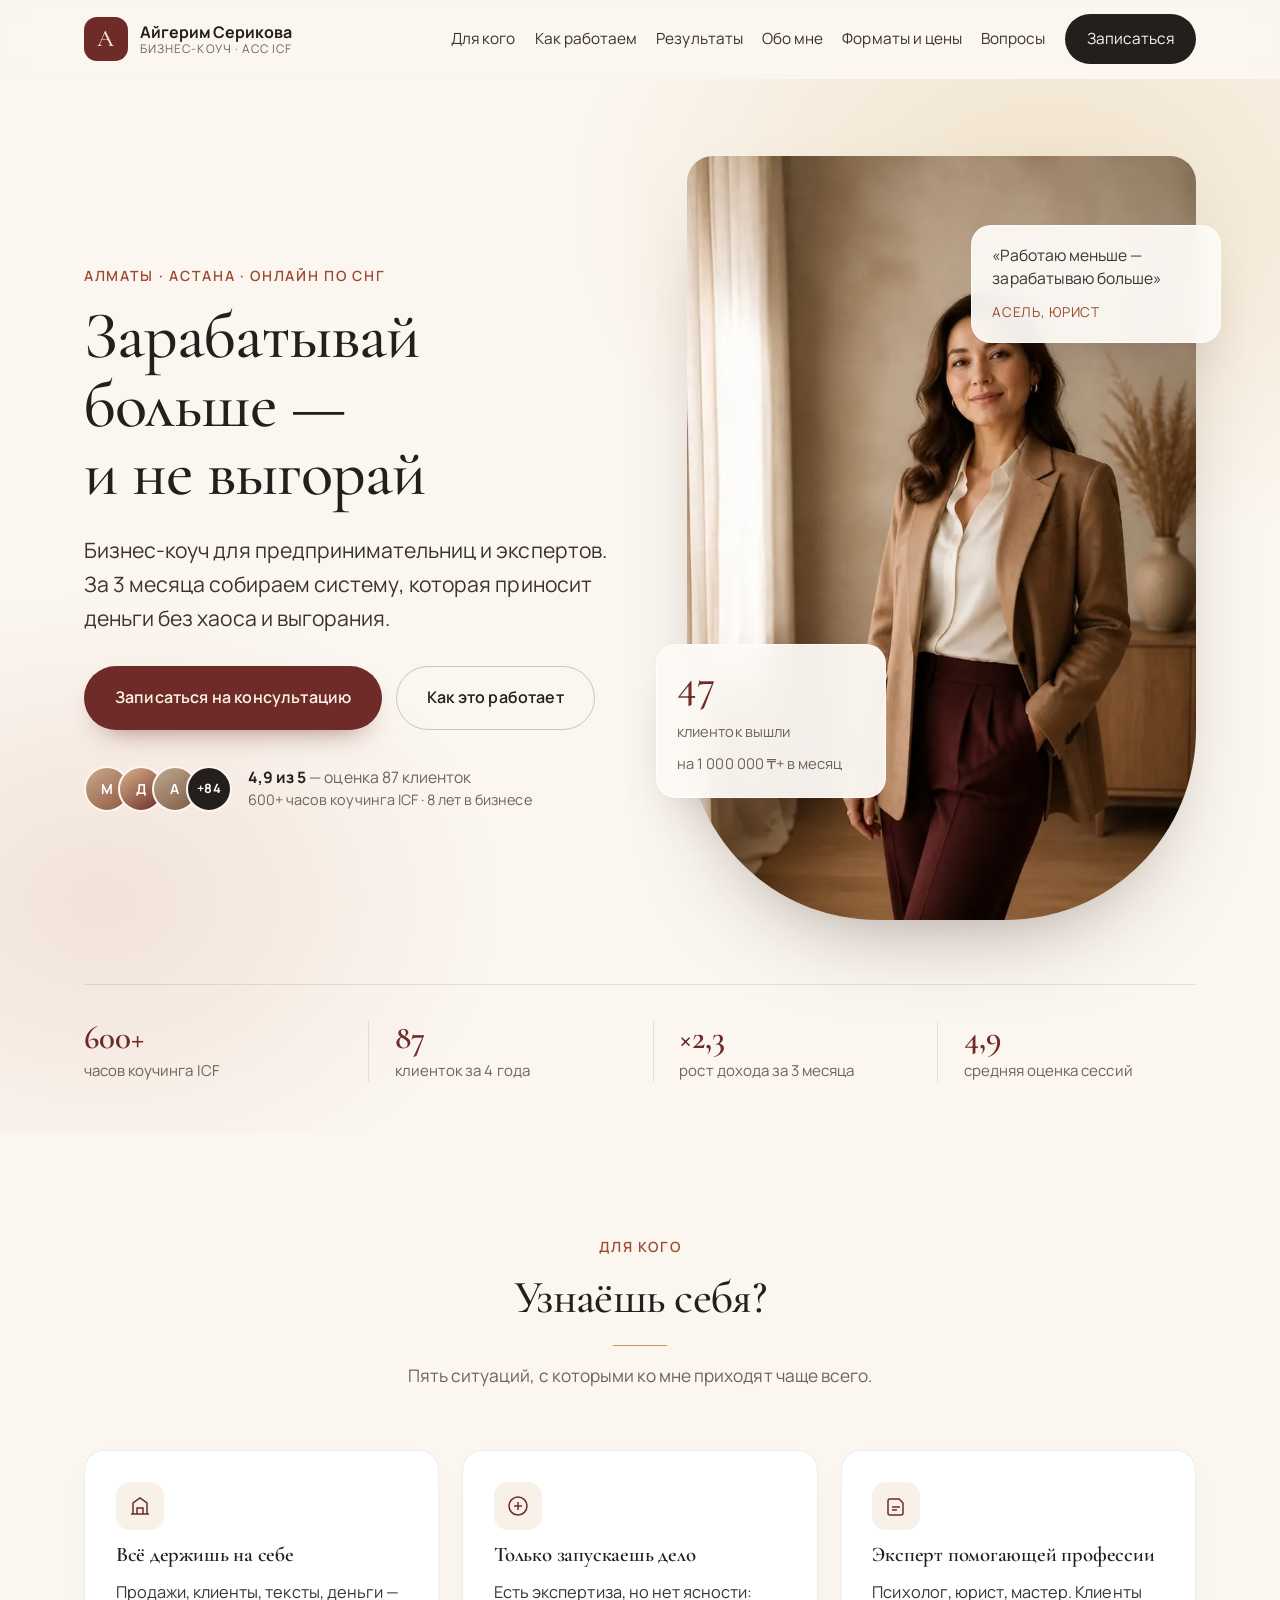
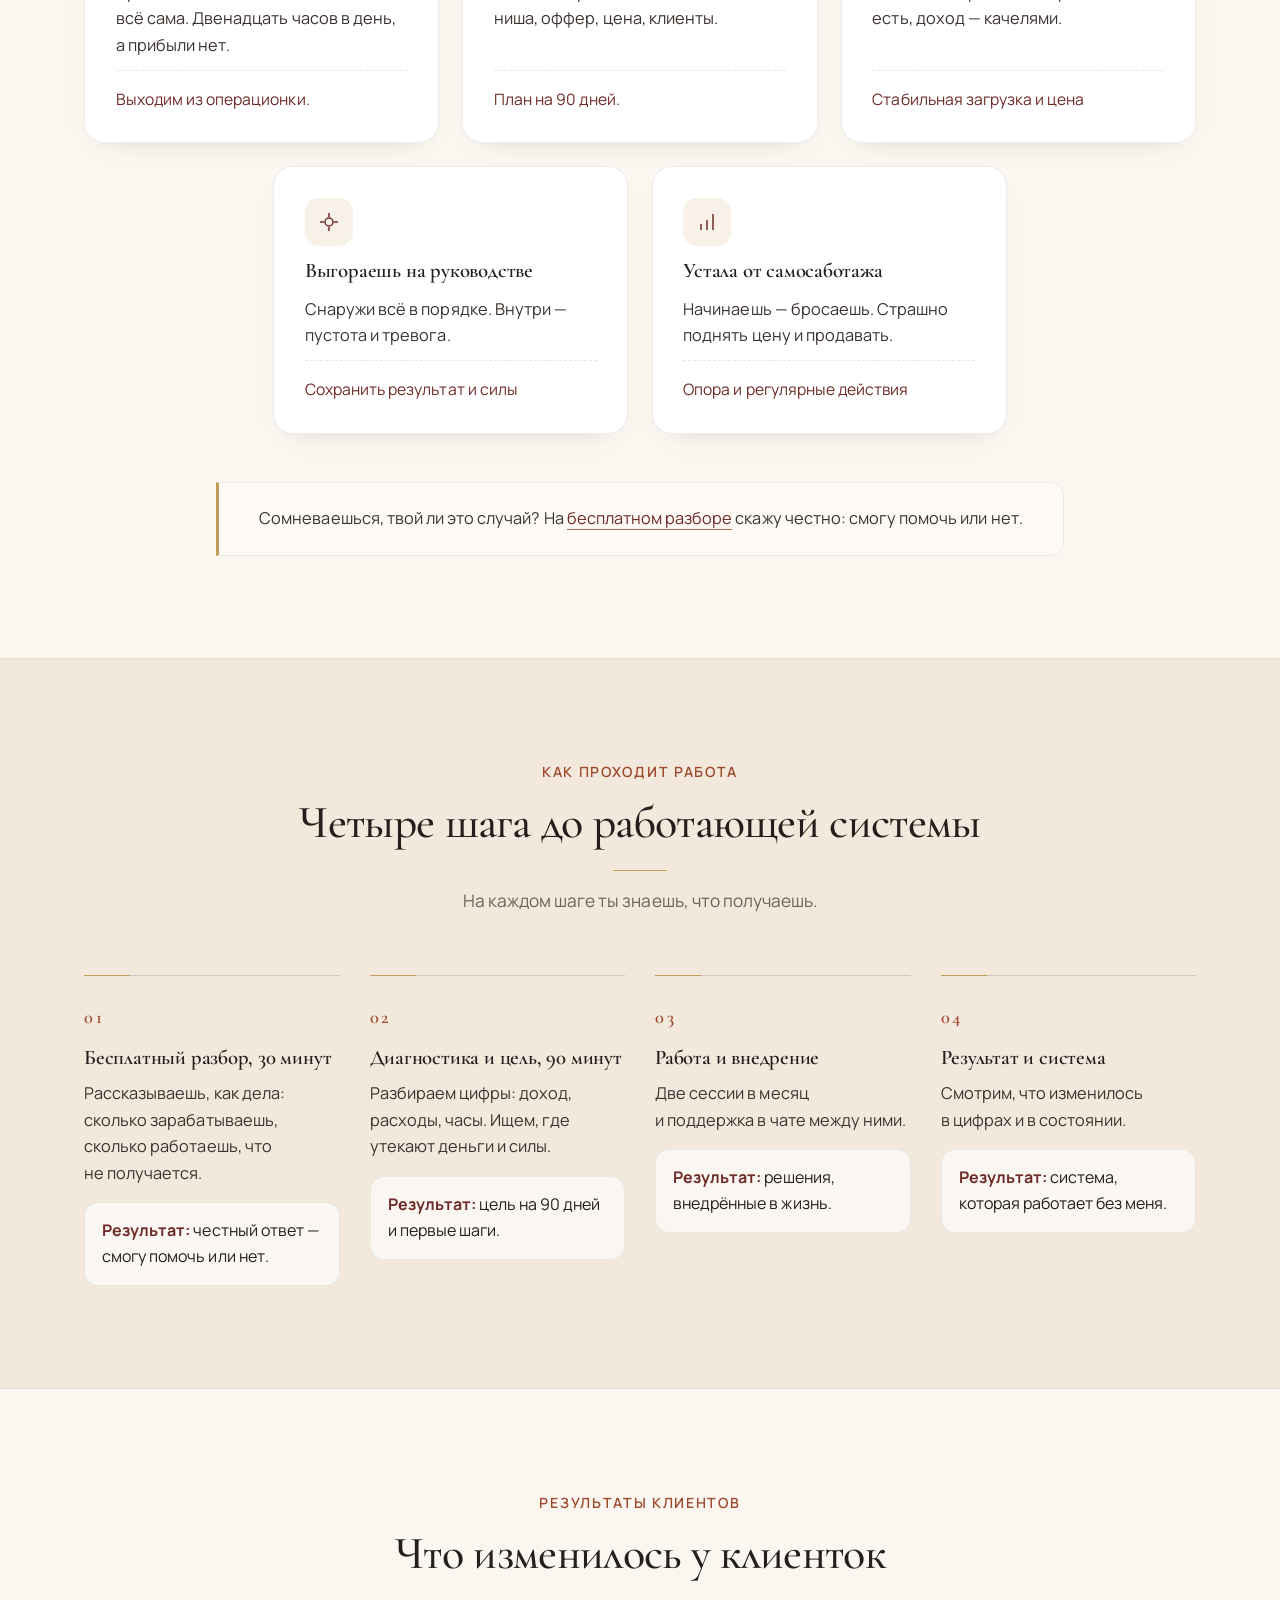
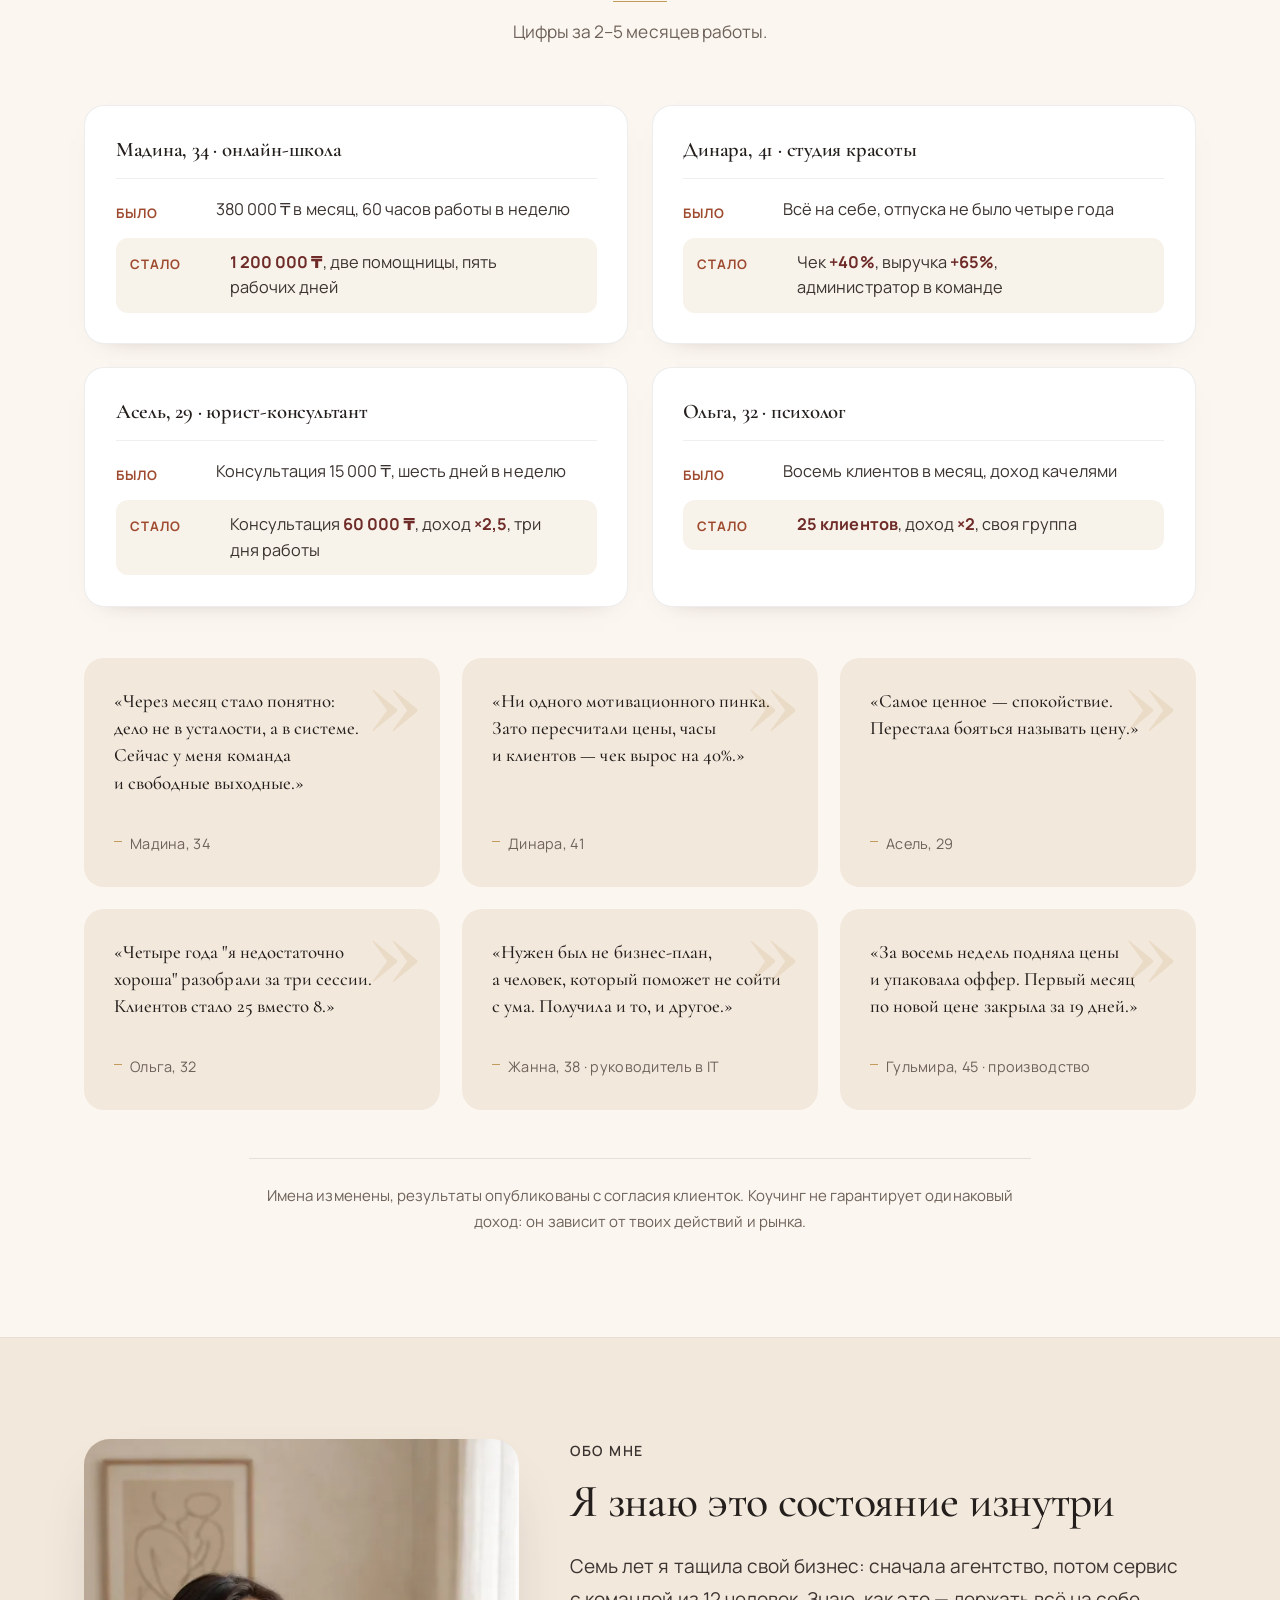
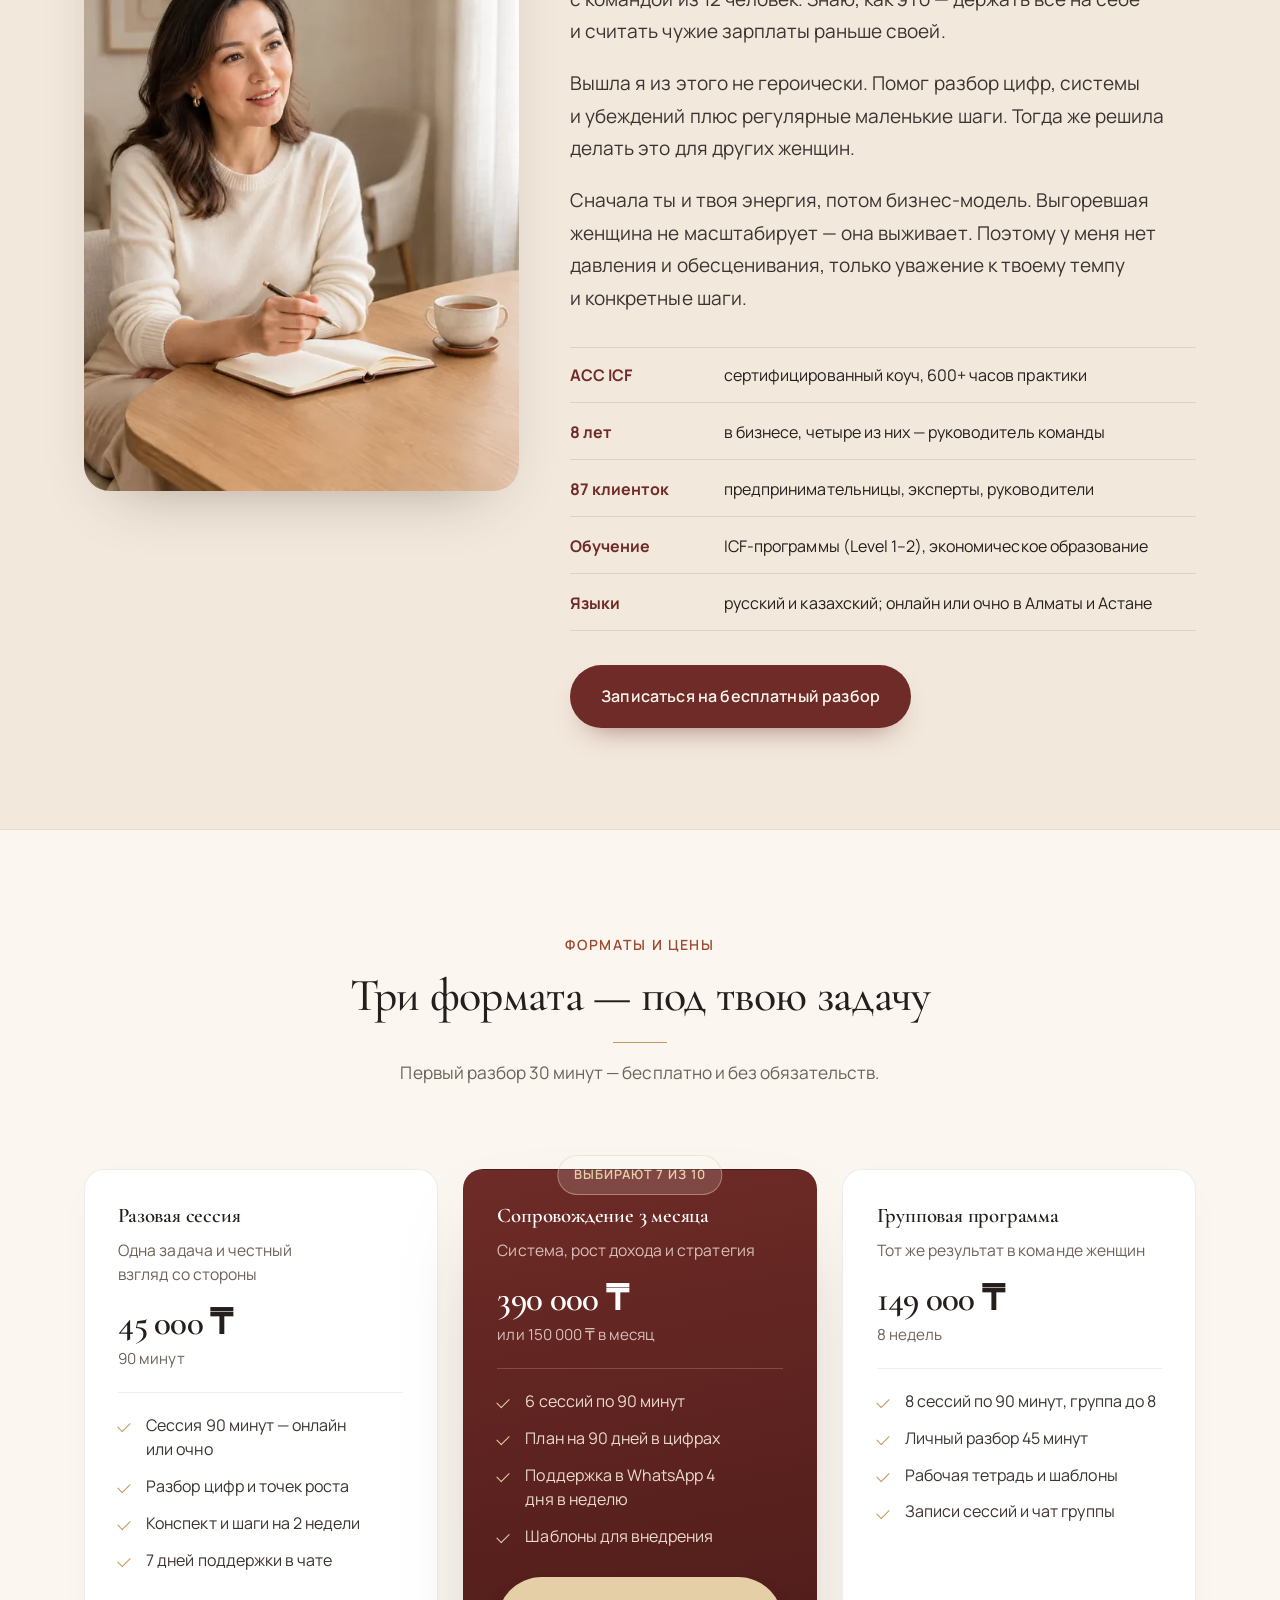
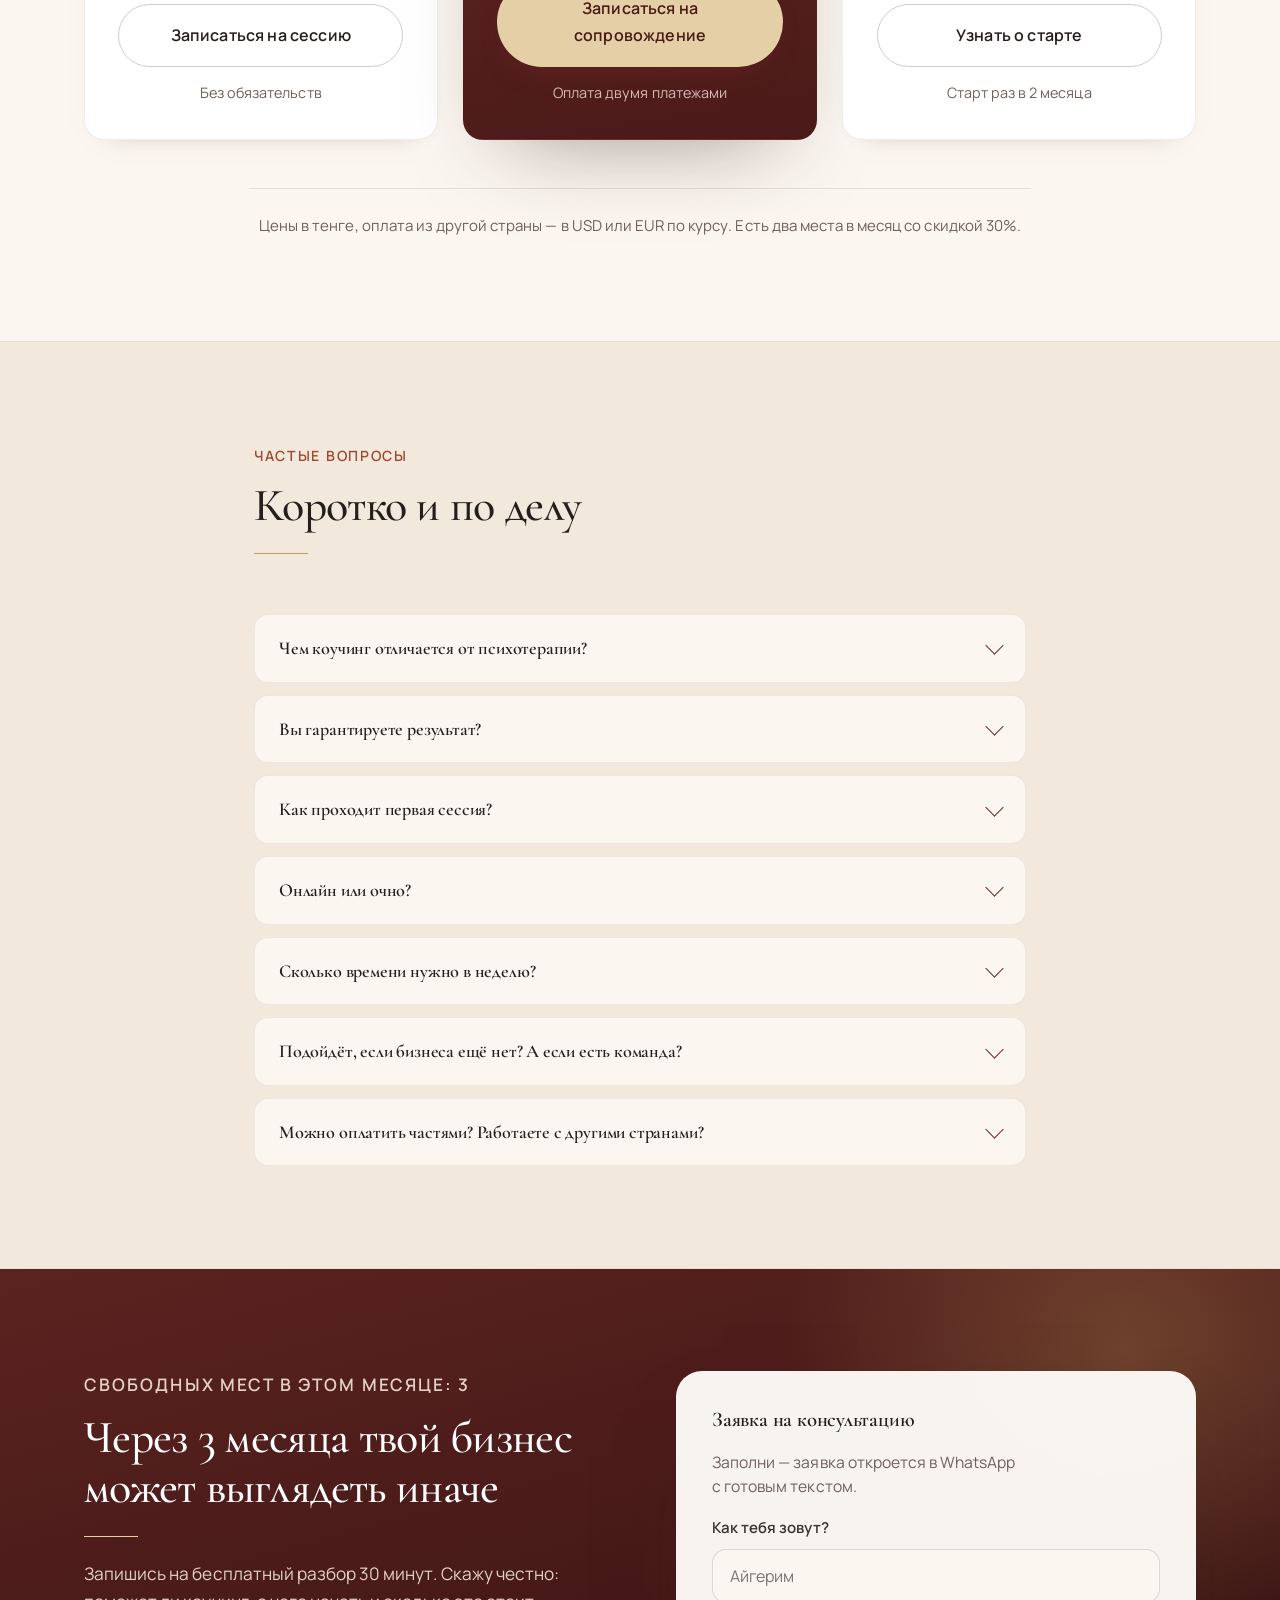
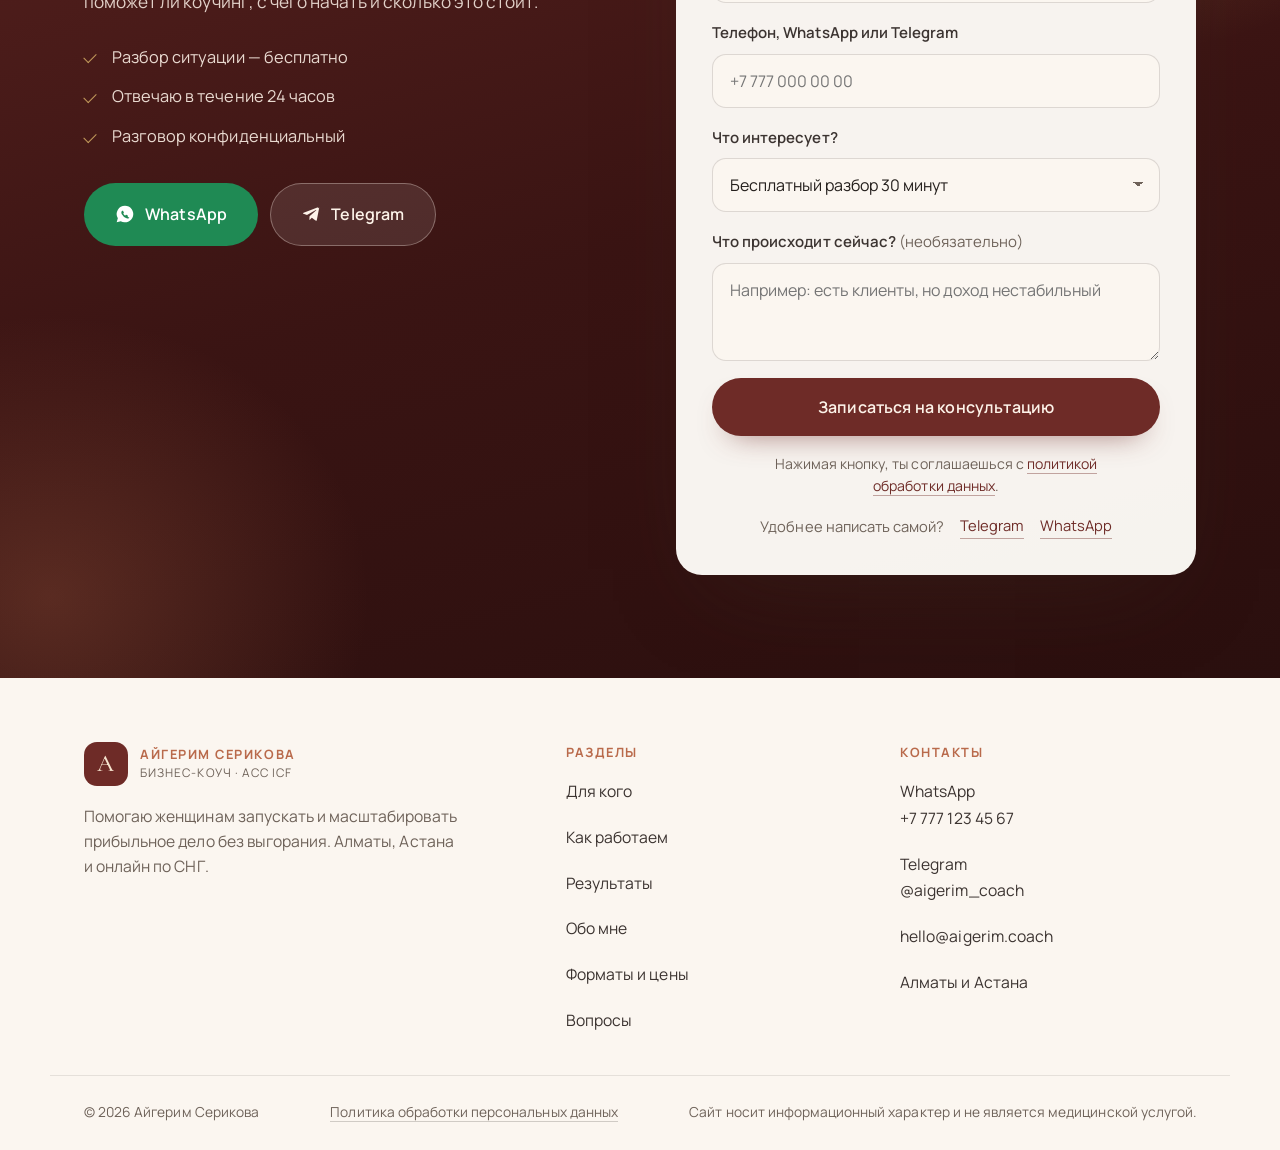
<file: index.html>
<!DOCTYPE html>
<html lang="ru">
<head>
<meta charset="utf-8">
<meta name="viewport" content="width=device-width, initial-scale=1">
<title>Айгерим Серикова — бизнес-коуч ICF | Больше дохода без выгорания</title>
<meta name="description" content="Бизнес-коучинг для женщин-предпринимательниц и экспертов. Помогаю запустить и масштабировать прибыльное дело без хаоса и выгорания. ACC ICF, 600+ часов практики. Онлайн по Казахстану и СНГ, очно в Алматы и Астане.">
<meta name="theme-color" content="#FBF6F0">
<meta name="author" content="Айгерим Серикова">
<meta name="robots" content="index, follow, max-image-preview:large">
<link rel="canonical" href="https://coach-five-flax.vercel.app/">

<!-- Open Graph и Twitter -->
<meta property="og:type" content="website">
<meta property="og:locale" content="ru_RU">
<meta property="og:site_name" content="Айгерим Серикова — бизнес-коуч ICF">
<meta property="og:title" content="Айгерим Серикова — бизнес-коуч ICF">
<meta property="og:description" content="Помогаю женщинам запускать и масштабировать прибыльный бизнес без выгорания и хаоса. 600+ часов коучинга ICF.">
<meta property="og:url" content="https://coach-five-flax.vercel.app/">
<meta property="og:image" content="https://coach-five-flax.vercel.app/assets/og-image.jpg">
<meta property="og:image:width" content="1200">
<meta property="og:image:height" content="630">
<meta property="og:image:alt" content="Айгерим Серикова — бизнес-коуч ICF">
<meta name="twitter:card" content="summary_large_image">
<meta name="twitter:title" content="Айгерим Серикова — бизнес-коуч ICF">
<meta name="twitter:description" content="За 3 месяца собираем систему, которая приносит деньги без хаоса и выгорания.">
<meta name="twitter:image" content="https://coach-five-flax.vercel.app/assets/og-image.jpg">

<link rel="icon" href="favicon.ico" sizes="any">
<link rel="icon" type="image/png" href="assets/favicon-32.png" sizes="32x32">
<link rel="apple-touch-icon" href="assets/apple-touch-icon.png">
<link rel="manifest" href="manifest.webmanifest">

<!-- главное фото грузим в первую очередь: ускоряет LCP -->
<link rel="preload" as="image" href="assets/hero-portrait.webp" type="image/webp"
      imagesrcset="assets/hero-portrait-640.webp 640w, assets/hero-portrait.webp 1000w"
      imagesizes="(max-width: 960px) 88vw, 42vw" fetchpriority="high">

<!-- шрифты лежат локально: ни одного запроса к сторонним доменам -->
<link rel="preload" as="font" type="font/woff2" href="assets/fonts/cormorant-garamond-500-normal-cyrillic.woff2" crossorigin>
<link rel="stylesheet" href="assets/fonts/fonts.css">
<link rel="stylesheet" href="styles.css">
<noscript><style>.reveal{opacity:1;transform:none}</style></noscript>

<script type="application/ld+json">
{
  "@context": "https://schema.org",
  "@type": "ProfessionalService",
  "name": "Айгерим Серикова — бизнес-коучинг",
  "description": "Индивидуальный и групповой бизнес-коучинг для женщин-предпринимательниц и специалистов помогающих профессий. ACC ICF, 600+ часов практики.",
  "url": "https://coach-five-flax.vercel.app/",
  "image": "https://coach-five-flax.vercel.app/assets/og-image.jpg",
  "email": "hello@aigerim.coach",
  "telephone": "+77771234567",
  "priceRange": "45000-390000 KZT",
  "currenciesAccepted": "KZT, USD, EUR",
  "areaServed": ["KZ", "CIS"],
  "address": { "@type": "PostalAddress", "addressLocality": "Алматы", "addressCountry": "KZ" },
  "sameAs": ["https://t.me/aigerim_coach"],
  "founder": {
    "@type": "Person",
    "name": "Айгерим Серикова",
    "jobTitle": "Бизнес-коуч, лайф-коуч",
    "hasCredential": "ACC ICF (International Coaching Federation)",
    "knowsLanguage": ["ru", "kk"]
  },
  "makesOffer": [
    {
      "@type": "Offer",
      "name": "Разовая сессия 90 минут",
      "price": "45000",
      "priceCurrency": "KZT",
      "description": "Одна сессия 90 минут, разбор цифр и точек роста, конспект с шагами, 7 дней поддержки в чате."
    },
    {
      "@type": "Offer",
      "name": "Сопровождение 3 месяца",
      "price": "390000",
      "priceCurrency": "KZT",
      "description": "6 сессий по 90 минут, план на 90 дней в цифрах, поддержка в WhatsApp, шаблоны и разбор материалов."
    },
    {
      "@type": "Offer",
      "name": "Групповая программа «Система без выгорания»",
      "price": "149000",
      "priceCurrency": "KZT",
      "description": "8 групповых сессий по 90 минут в группе до 8 участниц, личный разбор, рабочая тетрадь и записи."
    }
  ]
}
</script>

<script type="application/ld+json">
{
  "@context": "https://schema.org",
  "@type": "FAQPage",
  "mainEntity": [
    {
      "@type": "Question",
      "name": "Чем коучинг отличается от психотерапии?",
      "acceptedAnswer": {
        "@type": "Answer",
        "text": "Психотерапия работает с прошлым и состояниями. Коучинг — с настоящим: цели, цифры, решения, шаги. Детство не разбираем и диагнозы не лечим. Если увижу, что нужна терапия, скажу прямо и порекомендую специалиста."
      }
    },
    {
      "@type": "Question",
      "name": "Вы гарантируете результат?",
      "acceptedAnswer": {
        "@type": "Answer",
        "text": "Конкретную сумму дохода гарантировать честно нельзя: результат зависит от твоих действий. Гарантирую план, поддержку и взрослый разговор, если что-то не работает. Не подойдёт формат — верну стоимость первой сессии в течение 48 часов."
      }
    },
    {
      "@type": "Question",
      "name": "Как проходит первая сессия?",
      "acceptedAnswer": {
        "@type": "Answer",
        "text": "Сначала бесплатный разбор 30 минут: рассказываешь ситуацию, я задаю вопросы. Дальше сессия 90 минут — цифры и цель на 90 дней. Подготовить: выписки по деньгам за 2–3 месяца и полтора часа без спешки."
      }
    },
    {
      "@type": "Question",
      "name": "Онлайн или очно?",
      "acceptedAnswer": {
        "@type": "Answer",
        "text": "Разницы в результате нет — важнее регулярность. Онлайн выбирают девять из десяти клиенток. Очные сессии провожу в Алматы и Астане."
      }
    },
    {
      "@type": "Question",
      "name": "Сколько времени нужно в неделю?",
      "acceptedAnswer": {
        "@type": "Answer",
        "text": "Сессии — 90 минут два раза в месяц. Между ними 2–4 часа в неделю на шаги: посчитать, договориться, поднять цену, написать клиентам."
      }
    },
    {
      "@type": "Question",
      "name": "Подойдёт, если бизнеса ещё нет? А если есть команда?",
      "acceptedAnswer": {
        "@type": "Answer",
        "text": "Да, оба случая рабочие. Без бизнеса начинаем с ниши, оффера, цены и первых клиентов. С командой — с цифр, процессов и выхода из операционки."
      }
    },
    {
      "@type": "Question",
      "name": "Можно оплатить частями? Работаете с другими странами?",
      "acceptedAnswer": {
        "@type": "Answer",
        "text": "Да: сопровождение — двумя платежами, группу — двумя или тремя. Работаю в тенге, USD и EUR, на русском и казахском. Онлайн — по всему Казахстану и СНГ."
      }
    }
  ]
}
</script>
</head>
<body>

<a class="skip" href="#hero">Перейти к содержимому</a>

<header class="site-head" id="siteHead">
  <div class="wrap head-inner">
    <a class="brand" href="#hero">
      <span class="brand-mark">А</span>
      <span class="brand-text"><b>Айгерим Серикова</b><i>бизнес-коуч · ACC ICF</i></span>
    </a>

    <nav class="nav" id="nav" aria-label="Основная навигация">
      <a href="#for-whom">Для кого</a>
      <a href="#how">Как работаем</a>
      <a href="#results">Результаты</a>
      <a href="#about">Обо мне</a>
      <a href="#pricing">Форматы и цены</a>
      <a href="#faq">Вопросы</a>
      <a class="nav-cta" href="#book">Записаться</a>
    </nav>

    <button class="burger" id="burger" aria-label="Меню" aria-expanded="false" aria-controls="nav">
      <span></span><span></span><span></span>
    </button>
  </div>
</header>

<main>

<!-- ============ 1. HERO ============ -->
<section class="hero" id="hero">
  <div class="hero-glow" aria-hidden="true"></div>
  <div class="wrap hero-grid">
    <div class="hero-copy reveal">
      <p class="eyebrow">Алматы · Астана · онлайн по СНГ</p>
      <h1>Зарабатывай больше&nbsp;— и&nbsp;не&nbsp;выгорай</h1>
      <p class="lead">
        Бизнес-коуч для предпринимательниц и&nbsp;экспертов. За&nbsp;3 месяца собираем
        систему, которая приносит деньги без хаоса и&nbsp;выгорания.
      </p>

      <div class="hero-actions">
        <a class="btn btn-primary" href="#book">Записаться на консультацию</a>
        <a class="btn btn-ghost" href="#how">Как это работает</a>
      </div>

      <div class="proof">
        <div class="proof-faces" aria-hidden="true">
          <span>М</span>
          <span>Д</span>
          <span>А</span>
          <span class="proof-more">+84</span>
        </div>
        <div class="proof-text">
          <b>4,9 из&nbsp;5</b> — оценка 87 клиенток
          <i>600+ часов коучинга ICF · 8 лет в бизнесе</i>
        </div>
      </div>
    </div>

    <div class="hero-visual reveal">
      <div class="hero-photo">
        <picture>
          <source type="image/webp" sizes="(max-width: 960px) 88vw, 42vw"
                  srcset="assets/hero-portrait-640.webp 640w, assets/hero-portrait.webp 1000w">
          <img src="assets/hero-portrait.jpg" width="1000" height="1500" fetchpriority="high"
               alt="Айгерим Серикова, бизнес-коуч ICF, в светлом интерьере" loading="eager" decoding="async">
        </picture>
      </div>
      <div class="float-card float-card--1">
        <span class="float-num">47</span>
        <span class="float-label">клиенток вышли на&nbsp;1&nbsp;000&nbsp;000&nbsp;₸+ в&nbsp;месяц</span>
      </div>
      <div class="float-card float-card--2">
        <span class="float-quote">«Работаю меньше — зарабатываю больше»</span>
        <span class="float-author">Асель, юрист</span>
      </div>
    </div>
  </div>

  <div class="wrap">
    <ul class="stat-strip reveal">
      <li><b>600+</b><span>часов коучинга ICF</span></li>
      <li><b>87</b><span>клиенток за&nbsp;4 года</span></li>
      <li><b>×2,3</b><span>рост дохода за&nbsp;3 месяца</span></li>
      <li><b>4,9</b><span>средняя оценка сессий</span></li>
    </ul>
  </div>
</section>

<!-- ============ 2. ДЛЯ КОГО ============ -->
<section class="section" id="for-whom">
  <div class="wrap">
    <header class="sec-head reveal">
      <p class="eyebrow">Для кого</p>
      <h2>Узнаёшь себя?</h2>
      <p class="sec-sub">Пять ситуаций, с которыми ко мне приходят чаще всего.</p>
    </header>

    <div class="cards-5">
      <article class="card reveal">
        <div class="card-ico" aria-hidden="true">
          <svg viewBox="0 0 24 24" fill="none" stroke="currentColor" stroke-width="1.5"><path d="M3 20h18M5 20V9l7-5 7 5v11M9 20v-6h6v6"/></svg>
        </div>
        <h3>Всё держишь на&nbsp;себе</h3>
        <p>Продажи, клиенты, тексты, деньги — всё сама. Двенадцать часов в&nbsp;день, а&nbsp;прибыли нет.</p>
        <p class="card-goal">Выходим из&nbsp;операционки.</p>
      </article>

      <article class="card reveal">
        <div class="card-ico" aria-hidden="true">
          <svg viewBox="0 0 24 24" fill="none" stroke="currentColor" stroke-width="1.5"><circle cx="12" cy="12" r="9"/><path d="M12 8v8M8 12h8"/></svg>
        </div>
        <h3>Только запускаешь дело</h3>
        <p>Есть экспертиза, но&nbsp;нет ясности: ниша, оффер, цена, клиенты.</p>
        <p class="card-goal">План на&nbsp;90&nbsp;дней.</p>
      </article>

      <article class="card reveal">
        <div class="card-ico" aria-hidden="true">
          <svg viewBox="0 0 24 24" fill="none" stroke="currentColor" stroke-width="1.5"><path d="M4 19V7a2 2 0 0 1 2-2h9l4 4v10a2 2 0 0 1-2 2H6a2 2 0 0 1-2-2Z"/><path d="M8 13h8M8 16h5"/></svg>
        </div>
        <h3>Эксперт помогающей профессии</h3>
        <p>Психолог, юрист, мастер. Клиенты есть, доход — качелями.</p>
        <p class="card-goal">Стабильная загрузка и&nbsp;цена</p>
      </article>

      <article class="card reveal">
        <div class="card-ico" aria-hidden="true">
          <svg viewBox="0 0 24 24" fill="none" stroke="currentColor" stroke-width="1.5"><path d="M12 3v4M12 17v4M3 12h4M17 12h4"/><circle cx="12" cy="12" r="4"/></svg>
        </div>
        <h3>Выгораешь на&nbsp;руководстве</h3>
        <p>Снаружи всё в&nbsp;порядке. Внутри — пустота и&nbsp;тревога.</p>
        <p class="card-goal">Сохранить результат и&nbsp;силы</p>
      </article>

      <article class="card reveal">
        <div class="card-ico" aria-hidden="true">
          <svg viewBox="0 0 24 24" fill="none" stroke="currentColor" stroke-width="1.5"><path d="M12 20V10M6 20v-6M18 20V4"/></svg>
        </div>
        <h3>Устала от&nbsp;самосаботажа</h3>
        <p>Начинаешь — бросаешь. Страшно поднять цену и&nbsp;продавать.</p>
        <p class="card-goal">Опора и&nbsp;регулярные действия</p>
      </article>
    </div>

    <p class="sec-note reveal">
      Сомневаешься, твой ли это случай? На&nbsp;<a href="#book">бесплатном разборе</a> скажу честно: смогу помочь или нет.
    </p>
  </div>
</section>

<!-- ============ 3. КАК ПРОХОДИТ РАБОТА ============ -->
<section class="section section--tint" id="how">
  <div class="wrap">
    <header class="sec-head reveal">
      <p class="eyebrow">Как проходит работа</p>
      <h2>Четыре шага до&nbsp;работающей системы</h2>
      <p class="sec-sub">На каждом шаге ты знаешь, что получаешь.</p>
    </header>

    <ol class="steps">
      <li class="step reveal">
        <span class="step-num">01</span>
        <h3>Бесплатный разбор, 30&nbsp;минут</h3>
        <p>Рассказываешь, как дела: сколько зарабатываешь, сколько работаешь, что не&nbsp;получается.</p>
        <p class="step-out"><b>Результат:</b> честный ответ — смогу помочь или нет.</p>
      </li>

      <li class="step reveal">
        <span class="step-num">02</span>
        <h3>Диагностика и&nbsp;цель, 90&nbsp;минут</h3>
        <p>Разбираем цифры: доход, расходы, часы. Ищем, где утекают деньги и&nbsp;силы.</p>
        <p class="step-out"><b>Результат:</b> цель на&nbsp;90&nbsp;дней и&nbsp;первые шаги.</p>
      </li>

      <li class="step reveal">
        <span class="step-num">03</span>
        <h3>Работа и&nbsp;внедрение</h3>
        <p>Две сессии в&nbsp;месяц и&nbsp;поддержка в&nbsp;чате между ними.</p>
        <p class="step-out"><b>Результат:</b> решения, внедрённые в&nbsp;жизнь.</p>
      </li>

      <li class="step reveal">
        <span class="step-num">04</span>
        <h3>Результат и&nbsp;система</h3>
        <p>Смотрим, что изменилось в&nbsp;цифрах и&nbsp;в&nbsp;состоянии.</p>
        <p class="step-out"><b>Результат:</b> система, которая работает без меня.</p>
      </li>
    </ol>
  </div>
</section>

<!-- ============ 4. РЕЗУЛЬТАТЫ ============ -->
<section class="section" id="results">
  <div class="wrap">
    <header class="sec-head reveal">
      <p class="eyebrow">Результаты клиентов</p>
      <h2>Что изменилось у&nbsp;клиенток</h2>
      <p class="sec-sub">Цифры за 2–5 месяцев работы.</p>
    </header>

    <div class="cases">
      <article class="case reveal">
        <h3>Мадина, 34 · онлайн-школа</h3>
        <div class="case-row"><span>Было</span><p>380 000 ₸ в&nbsp;месяц, 60 часов работы в&nbsp;неделю</p></div>
        <div class="case-row"><span>Стало</span><p><b>1 200 000 ₸</b>, две помощницы, пять рабочих дней</p></div>
      </article>

      <article class="case reveal">
        <h3>Динара, 41 · студия красоты</h3>
        <div class="case-row"><span>Было</span><p>Всё на&nbsp;себе, отпуска не&nbsp;было четыре года</p></div>
        <div class="case-row"><span>Стало</span><p>Чек <b>+40%</b>, выручка <b>+65%</b>, администратор в&nbsp;команде</p></div>
      </article>

      <article class="case reveal">
        <h3>Асель, 29 · юрист-консультант</h3>
        <div class="case-row"><span>Было</span><p>Консультация 15 000 ₸, шесть дней в&nbsp;неделю</p></div>
        <div class="case-row"><span>Стало</span><p>Консультация <b>60 000 ₸</b>, доход <b>×2,5</b>, три дня работы</p></div>
      </article>

      <article class="case reveal">
        <h3>Ольга, 32 · психолог</h3>
        <div class="case-row"><span>Было</span><p>Восемь клиентов в&nbsp;месяц, доход качелями</p></div>
        <div class="case-row"><span>Стало</span><p><b>25&nbsp;клиентов</b>, доход <b>×2</b>, своя группа</p></div>
      </article>
    </div>

    <div class="quotes">
      <blockquote class="quote reveal">
        <p>«Через месяц стало понятно: дело не&nbsp;в&nbsp;усталости, а&nbsp;в&nbsp;системе. Сейчас у&nbsp;меня команда и&nbsp;свободные выходные.»</p>
        <cite>Мадина, 34</cite>
      </blockquote>

      <blockquote class="quote reveal">
        <p>«Ни одного мотивационного пинка. Зато пересчитали цены, часы и&nbsp;клиентов — чек вырос на&nbsp;40%.»</p>
        <cite>Динара, 41</cite>
      </blockquote>

      <blockquote class="quote reveal">
        <p>«Самое ценное — спокойствие. Перестала бояться называть цену.»</p>
        <cite>Асель, 29</cite>
      </blockquote>

      <blockquote class="quote reveal">
        <p>«Четыре года "я недостаточно хороша" разобрали за&nbsp;три сессии. Клиентов стало 25 вместо 8.»</p>
        <cite>Ольга, 32</cite>
      </blockquote>

      <blockquote class="quote reveal">
        <p>«Нужен был не&nbsp;бизнес-план, а&nbsp;человек, который поможет не&nbsp;сойти с&nbsp;ума. Получила и&nbsp;то, и&nbsp;другое.»</p>
        <cite>Жанна, 38 · руководитель в&nbsp;IT</cite>
      </blockquote>

      <blockquote class="quote reveal">
        <p>«За восемь недель подняла цены и&nbsp;упаковала оффер. Первый месяц по&nbsp;новой цене закрыла за&nbsp;19 дней.»</p>
        <cite>Гульмира, 45 · производство</cite>
      </blockquote>
    </div>

    <p class="swipe-hint">Листай вбок — там ещё отзывы →</p>

    <p class="sec-note sec-note--small reveal">
      Имена изменены, результаты опубликованы с&nbsp;согласия клиенток. Коучинг не&nbsp;гарантирует одинаковый доход: он&nbsp;зависит от&nbsp;твоих действий и&nbsp;рынка.
    </p>
  </div>
</section>

<!-- ============ 5. ОБО МНЕ ============ -->
<section class="section section--tint" id="about">
  <div class="wrap about-grid">
    <div class="about-media reveal">
      <picture>
        <source type="image/webp" sizes="(max-width: 960px) 88vw, 38vw"
                srcset="assets/about-portrait-560.webp 560w, assets/about-portrait.webp 900w">
        <img src="assets/about-portrait.jpg" width="900" height="1350"
             alt="Айгерим Серикова на консультации — блокнот и чашка чая в светлом кабинете" loading="lazy" decoding="async">
      </picture>
    </div>

    <div class="about-copy reveal">
      <p class="eyebrow">Обо мне</p>
      <h2>Я знаю это состояние изнутри</h2>

      <p>Семь лет я&nbsp;тащила свой бизнес: сначала агентство, потом сервис с&nbsp;командой из&nbsp;12&nbsp;человек. Знаю, как это — держать всё на&nbsp;себе и&nbsp;считать чужие зарплаты раньше своей.</p>

      <p>Вышла я&nbsp;из&nbsp;этого не&nbsp;героически. Помог разбор цифр, системы и&nbsp;убеждений плюс регулярные маленькие шаги. Тогда же решила делать это для других женщин.</p>

      <p>Сначала ты&nbsp;и&nbsp;твоя энергия, потом бизнес-модель. Выгоревшая женщина не&nbsp;масштабирует — она выживает. Поэтому у&nbsp;меня нет давления и&nbsp;обесценивания, только уважение к&nbsp;твоему темпу и&nbsp;конкретные шаги.</p>

      <ul class="facts">
        <li><b>ACC ICF</b><span>сертифицированный коуч, 600+ часов практики</span></li>
        <li><b>8 лет</b><span>в бизнесе, четыре из них — руководитель команды</span></li>
        <li><b>87 клиенток</b><span>предпринимательницы, эксперты, руководители</span></li>
        <li><b>Обучение</b><span>ICF-программы (Level 1–2), экономическое образование</span></li>
        <li><b>Языки</b><span>русский и казахский; онлайн или очно в Алматы и Астане</span></li>
      </ul>

      <a class="btn btn-primary" href="#book">Записаться на бесплатный разбор</a>
    </div>
  </div>
</section>

<!-- ============ 6. ФОРМАТЫ И ЦЕНЫ ============ -->
<section class="section" id="pricing">
  <div class="wrap">
    <header class="sec-head reveal">
      <p class="eyebrow">Форматы и цены</p>
      <h2>Три формата&nbsp;— под твою задачу</h2>
      <p class="sec-sub">Первый разбор 30 минут — бесплатно и без обязательств.</p>
    </header>

    <div class="plans">
      <article class="plan reveal">
        <h3>Разовая сессия</h3>
        <p class="plan-for">Одна задача и&nbsp;честный взгляд со&nbsp;стороны</p>
        <p class="plan-price"><b>45 000 ₸</b><span>90 минут</span></p>
        <ul class="plan-list">
          <li>Сессия 90&nbsp;минут — онлайн или очно</li>
          <li>Разбор цифр и&nbsp;точек роста</li>
          <li>Конспект и&nbsp;шаги на&nbsp;2&nbsp;недели</li>
          <li>7&nbsp;дней поддержки в&nbsp;чате</li>
        </ul>
        <a class="btn btn-ghost btn-full" href="#book" data-plan="Разовая сессия">Записаться на сессию</a>
        <p class="plan-note">Без обязательств</p>
      </article>

      <article class="plan plan--featured reveal">
        <span class="plan-badge">Выбирают 7 из&nbsp;10</span>
        <h3>Сопровождение 3&nbsp;месяца</h3>
        <p class="plan-for">Система, рост дохода и&nbsp;стратегия</p>
        <p class="plan-price"><b>390 000 ₸</b><span>или 150 000 ₸ в&nbsp;месяц</span></p>
        <ul class="plan-list">
          <li>6&nbsp;сессий по&nbsp;90&nbsp;минут</li>
          <li>План на&nbsp;90&nbsp;дней в&nbsp;цифрах</li>
          <li>Поддержка в&nbsp;WhatsApp 4 дня в&nbsp;неделю</li>
          <li>Шаблоны для&nbsp;внедрения</li>
        </ul>
        <a class="btn btn-primary btn-full" href="#book" data-plan="Сопровождение 3 месяца">Записаться на сопровождение</a>
        <p class="plan-note">Оплата двумя платежами</p>
      </article>

      <article class="plan reveal">
        <h3>Групповая программа</h3>
        <p class="plan-for">Тот же результат в&nbsp;команде женщин</p>
        <p class="plan-price"><b>149 000 ₸</b><span>8 недель</span></p>
        <ul class="plan-list">
          <li>8&nbsp;сессий по&nbsp;90&nbsp;минут, группа до&nbsp;8</li>
          <li>Личный разбор 45&nbsp;минут</li>
          <li>Рабочая тетрадь и&nbsp;шаблоны</li>
          <li>Записи сессий и&nbsp;чат группы</li>
        </ul>
        <a class="btn btn-ghost btn-full" href="#book" data-plan="Групповая программа">Узнать о старте</a>
        <p class="plan-note">Старт раз в&nbsp;2 месяца</p>
      </article>
    </div>

    <p class="sec-note sec-note--small reveal">
      Цены в&nbsp;тенге, оплата из&nbsp;другой страны — в&nbsp;USD или EUR по&nbsp;курсу. Есть два места в&nbsp;месяц со&nbsp;скидкой 30%.
    </p>
  </div>
</section>

<!-- ============ 7. FAQ ============ -->
<section class="section section--tint" id="faq">
  <div class="wrap wrap--narrow">
    <header class="sec-head sec-head--left reveal">
      <p class="eyebrow">Частые вопросы</p>
      <h2>Коротко и&nbsp;по&nbsp;делу</h2>
    </header>

    <div class="faq">
      <details class="faq-item reveal">
        <summary><h3>Чем коучинг отличается от&nbsp;психотерапии?</h3></summary>
        <div class="faq-body">
          <p>Психотерапия работает с&nbsp;прошлым и&nbsp;состояниями. Коучинг — с&nbsp;настоящим: цели, цифры, решения, шаги. Детство не&nbsp;разбираем и&nbsp;диагнозы не&nbsp;лечим.</p>
          <p>Если увижу, что нужна терапия, скажу прямо и&nbsp;порекомендую специалиста.</p>
        </div>
      </details>

      <details class="faq-item reveal">
        <summary><h3>Вы гарантируете результат?</h3></summary>
        <div class="faq-body">
          <p>Конкретную сумму дохода гарантировать честно нельзя: результат зависит от&nbsp;твоих действий. Гарантирую план, поддержку и&nbsp;взрослый разговор, если что-то не&nbsp;работает.</p>
          <p>Не&nbsp;подойдёт формат — верну стоимость первой сессии в&nbsp;течение 48&nbsp;часов.</p>
        </div>
      </details>

      <details class="faq-item reveal">
        <summary><h3>Как проходит первая сессия?</h3></summary>
        <div class="faq-body">
          <p>Сначала бесплатный разбор 30&nbsp;минут: рассказываешь ситуацию, я&nbsp;задаю вопросы. Дальше сессия 90&nbsp;минут — цифры и&nbsp;цель на&nbsp;90&nbsp;дней.</p>
          <p>Подготовить: выписки по&nbsp;деньгам за&nbsp;2–3&nbsp;месяца и&nbsp;полтора часа без спешки.</p>
        </div>
      </details>

      <details class="faq-item reveal">
        <summary><h3>Онлайн или очно?</h3></summary>
        <div class="faq-body">
          <p>Разницы в&nbsp;результате нет — важнее регулярность. Онлайн выбирают девять из&nbsp;десяти клиенток. Очные сессии провожу в&nbsp;Алматы и&nbsp;Астане.</p>
        </div>
      </details>

      <details class="faq-item reveal">
        <summary><h3>Сколько времени нужно в&nbsp;неделю?</h3></summary>
        <div class="faq-body">
          <p>Сессии — 90&nbsp;минут два раза в&nbsp;месяц. Между ними 2–4&nbsp;часа в&nbsp;неделю на&nbsp;шаги: посчитать, договориться, поднять цену, написать клиентам.</p>
        </div>
      </details>

      <details class="faq-item reveal">
        <summary><h3>Подойдёт, если бизнеса ещё нет? А&nbsp;если есть команда?</h3></summary>
        <div class="faq-body">
          <p>Да, оба случая рабочие. Без бизнеса начинаем с&nbsp;ниши, оффера, цены и&nbsp;первых клиентов. С&nbsp;командой — с&nbsp;цифр, процессов и&nbsp;выхода из&nbsp;операционки.</p>
        </div>
      </details>

      <details class="faq-item reveal">
        <summary><h3>Можно оплатить частями? Работаете с&nbsp;другими странами?</h3></summary>
        <div class="faq-body">
          <p>Да: сопровождение — двумя платежами, группу — двумя или тремя. Работаю в&nbsp;тенге, USD и&nbsp;EUR, на&nbsp;русском и&nbsp;казахском. Онлайн — по&nbsp;всему Казахстану и&nbsp;СНГ.</p>
        </div>
      </details>
    </div>
  </div>
</section>

<!-- ============ 8. ФИНАЛЬНЫЙ CTA + ФОРМА ============ -->
<section class="cta" id="book">
  <div class="cta-glow" aria-hidden="true"></div>
  <div class="wrap cta-grid">
    <div class="cta-copy reveal">
      <p class="eyebrow eyebrow--light">Свободных мест в&nbsp;этом месяце: 3</p>
      <h2>Через 3&nbsp;месяца твой бизнес может выглядеть иначе</h2>
      <p>Запишись на&nbsp;бесплатный разбор 30&nbsp;минут. Скажу честно: поможет ли коучинг, с&nbsp;чего начать и&nbsp;сколько это стоит.</p>

      <ul class="cta-list">
        <li>Разбор ситуации — бесплатно</li>
        <li>Отвечаю в&nbsp;течение 24&nbsp;часов</li>
        <li>Разговор конфиденциальный</li>
      </ul>

      <div class="cta-direct">
        <a class="btn btn-wa" href="https://wa.me/77771234567?text=%D0%97%D0%B4%D1%80%D0%B0%D0%B2%D1%81%D1%82%D0%B2%D1%83%D0%B9%D1%82%D0%B5%2C%20%D0%90%D0%B9%D0%B3%D0%B5%D1%80%D0%B8%D0%BC!%20%D0%A5%D0%BE%D1%87%D1%83%20%D0%B7%D0%B0%D0%BF%D0%B8%D1%81%D0%B0%D1%82%D1%8C%D1%81%D1%8F%20%D0%BD%D0%B0%20%D0%BA%D0%BE%D0%BD%D1%81%D1%83%D0%BB%D1%8C%D1%82%D0%B0%D1%86%D0%B8%D1%8E." target="_blank" rel="noopener" data-contact="whatsapp">
          <svg viewBox="0 0 24 24" aria-hidden="true" fill="currentColor"><path d="M12 2a10 10 0 0 0-8.6 15.1L2 22l5-1.3A10 10 0 1 0 12 2Zm5.3 14.1c-.2.6-1.3 1.2-1.8 1.2-.5.1-1 .1-1.7-.1a11 11 0 0 1-5.6-4.9c-.4-.7-.6-1.5-.6-2.2 0-.7.4-1.4.8-1.7.2-.2.4-.2.6-.2h.4c.2 0 .4 0 .5.4l.7 1.6c.1.2 0 .4-.1.5l-.5.6c-.1.2-.2.3 0 .5.5.8 1.1 1.4 1.9 1.9.2.1.4.1.5 0l.7-.7c.2-.2.3-.2.5-.1l1.6.8c.2.1.3.2.3.4 0 .2 0 .9-.2 1.5Z"/></svg>
          WhatsApp
        </a>
        <a class="btn btn-tg" href="https://t.me/aigerim_coach" target="_blank" rel="noopener" data-contact="telegram">
          <svg viewBox="0 0 24 24" aria-hidden="true" fill="currentColor"><path d="M21.9 4.3 19 19.1c-.2 1-.8 1.2-1.6.8l-4.4-3.3-2.1 2c-.2.3-.5.4-.9.4l.3-4.4 8-7.2c.3-.3 0-.5-.5-.2L7.2 13.1l-4.2-1.3c-.9-.3-.9-.9.2-1.3l16.4-6.3c.8-.3 1.5.2 1.3 1.1Z"/></svg>
          Telegram
        </a>
      </div>
    </div>

    <form class="form reveal" id="bookForm" novalidate>
      <h3>Заявка на консультацию</h3>
      <p class="form-sub">Заполни — заявка откроется в&nbsp;WhatsApp с&nbsp;готовым текстом.</p>

      <label>
        <span>Как тебя зовут?</span>
        <input type="text" name="name" id="fName" placeholder="Айгерим" required autocomplete="name">
      </label>

      <label>
        <span>Телефон, WhatsApp или Telegram</span>
        <input type="text" name="contact" id="fContact" placeholder="+7 777 000 00 00" required autocomplete="tel">
      </label>

      <label>
        <span>Что интересует?</span>
        <select name="plan" id="fPlan">
          <option>Бесплатный разбор 30 минут</option>
          <option>Разовая сессия</option>
          <option>Сопровождение 3 месяца</option>
          <option>Групповая программа</option>
          <option>Пока не знаю — нужен совет</option>
        </select>
      </label>

      <label>
        <span>Что происходит сейчас? <i>(необязательно)</i></span>
        <textarea name="message" id="fMessage" rows="3" placeholder="Например: есть клиенты, но доход нестабильный"></textarea>
      </label>

      <button class="btn btn-primary btn-full" type="submit">Записаться на консультацию</button>
      <p class="form-hint" id="formHint" role="status">Нажимая кнопку, ты соглашаешься с <a href="privacy.html">политикой обработки данных</a>.</p>
      <p class="form-alt"><span>Удобнее написать самой?</span> <a href="https://t.me/aigerim_coach" target="_blank" rel="noopener" data-contact="telegram">Telegram</a> <a href="https://wa.me/77771234567" target="_blank" rel="noopener">WhatsApp</a></p>
    </form>
  </div>
</section>

</main>

<footer class="site-foot">
  <div class="wrap foot-grid">
    <div>
      <a class="brand brand--foot" href="#hero">
        <span class="brand-mark">А</span>
        <span class="brand-text"><b>Айгерим Серикова</b><i>бизнес-коуч · ACC ICF</i></span>
      </a>
      <p class="foot-text">Помогаю женщинам запускать и&nbsp;масштабировать прибыльное дело без выгорания. Алматы, Астана и&nbsp;онлайн по&nbsp;СНГ.</p>
    </div>

    <nav aria-label="Навигация в подвале">
      <b>Разделы</b>
      <a href="#for-whom">Для кого</a>
      <a href="#how">Как работаем</a>
      <a href="#results">Результаты</a>
      <a href="#about">Обо мне</a>
      <a href="#pricing">Форматы и цены</a>
      <a href="#faq">Вопросы</a>
    </nav>

    <div>
      <b>Контакты</b>
      <a href="https://wa.me/77771234567" target="_blank" rel="noopener">WhatsApp<br>+7&nbsp;777&nbsp;123&nbsp;45&nbsp;67</a>
      <a href="https://t.me/aigerim_coach" target="_blank" rel="noopener">Telegram<br>@aigerim_coach</a>
      <a href="mailto:hello@aigerim.coach">hello@aigerim.coach</a>
      <span>Алматы и&nbsp;Астана</span>
    </div>
  </div>

  <div class="wrap foot-bottom">
    <span>© <span data-year>2026</span> Айгерим Серикова</span>
    <span><a href="privacy.html">Политика обработки персональных данных</a></span>
    <span>Сайт носит информационный характер и не является медицинской услугой.</span>
  </div>
</footer>

<a class="wa-float" href="https://wa.me/77771234567" target="_blank" rel="noopener" aria-label="Написать в WhatsApp">
  <svg viewBox="0 0 24 24" aria-hidden="true" fill="currentColor"><path d="M12 2a10 10 0 0 0-8.6 15.1L2 22l5-1.3A10 10 0 1 0 12 2Zm5.3 14.1c-.2.6-1.3 1.2-1.8 1.2-.5.1-1 .1-1.7-.1a11 11 0 0 1-5.6-4.9c-.4-.7-.6-1.5-.6-2.2 0-.7.4-1.4.8-1.7.2-.2.4-.2.6-.2h.4c.2 0 .4 0 .5.4l.7 1.6c.1.2 0 .4-.1.5l-.5.6c.1.2-.2.3 0 .5.5.8 1.1 1.4 1.9 1.9.2.1.4.1.5 0l.7-.7c.2-.2.3-.2.5-.1l1.6.8c.2.1.3.2.3.4 0 .2 0 .9-.2 1.5Z"/></svg>
</a>

<script src="script.js" defer></script>
</body>
</html>
</file>
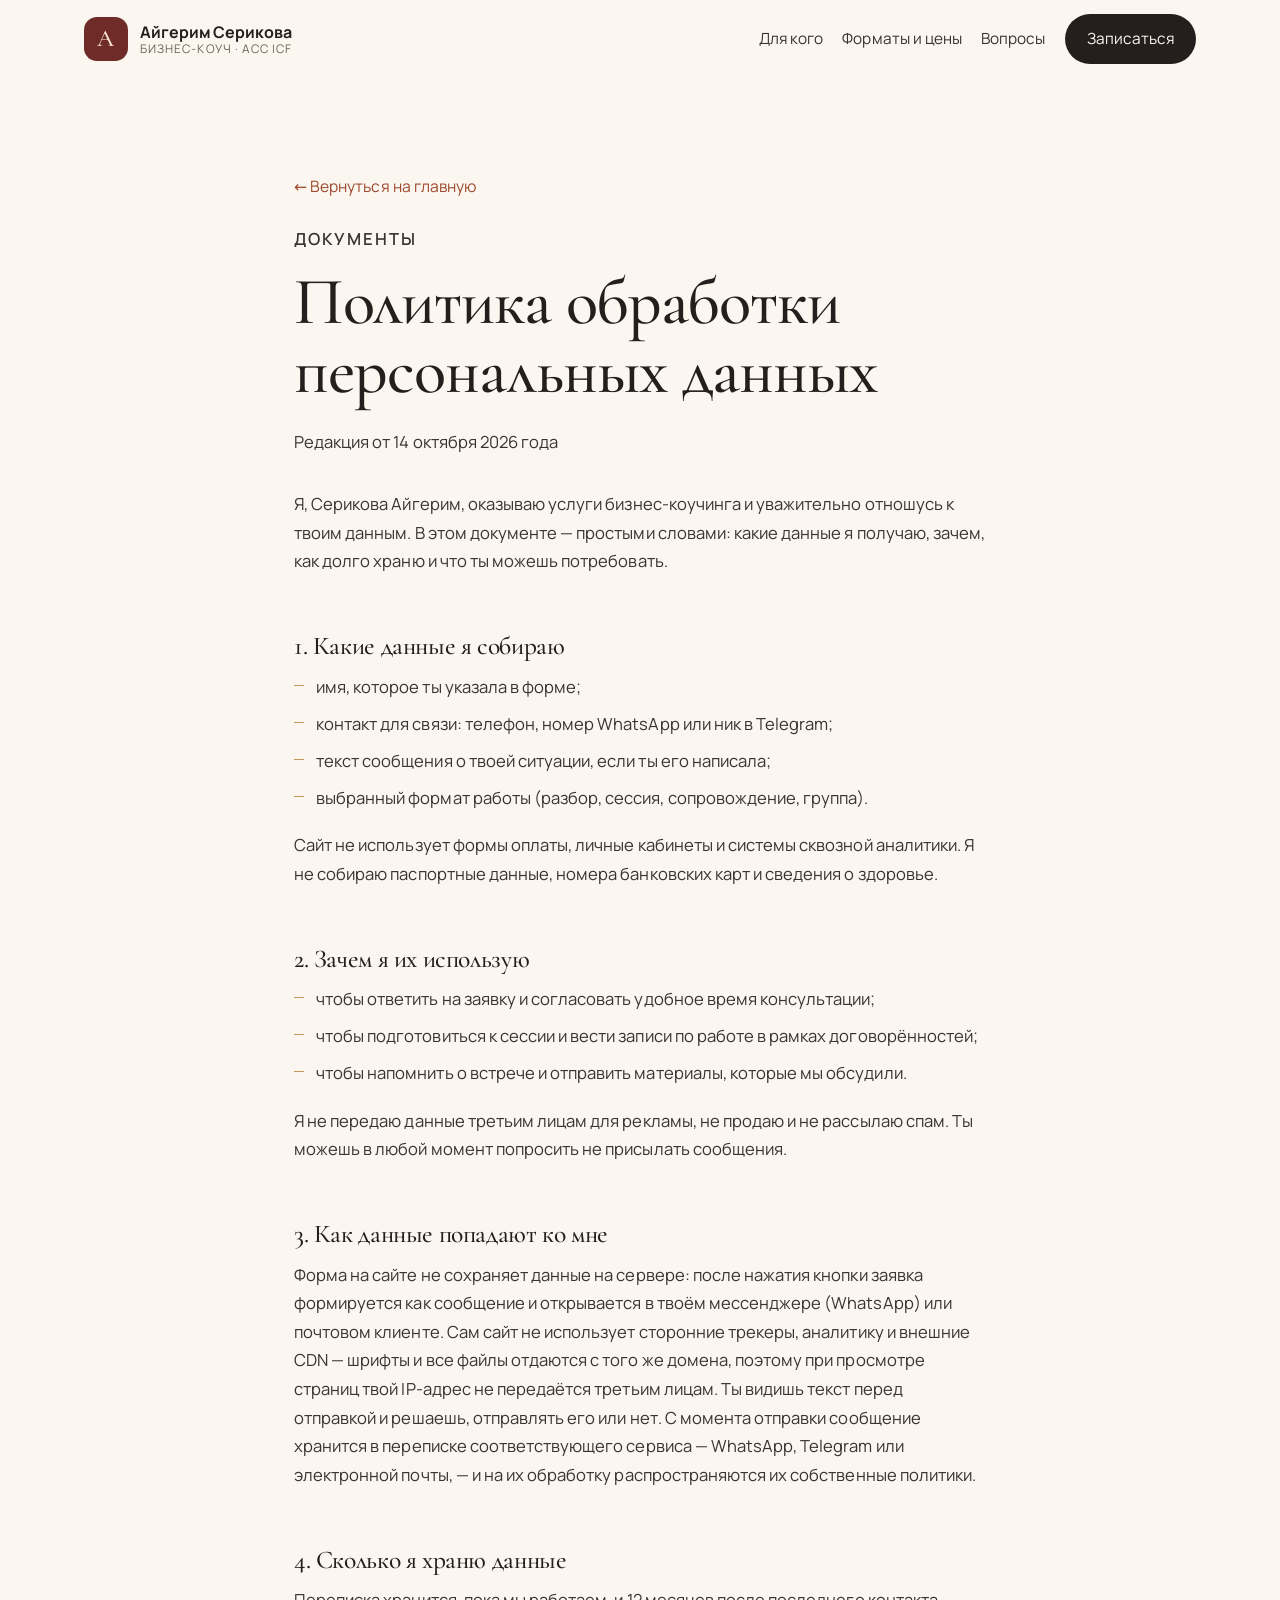
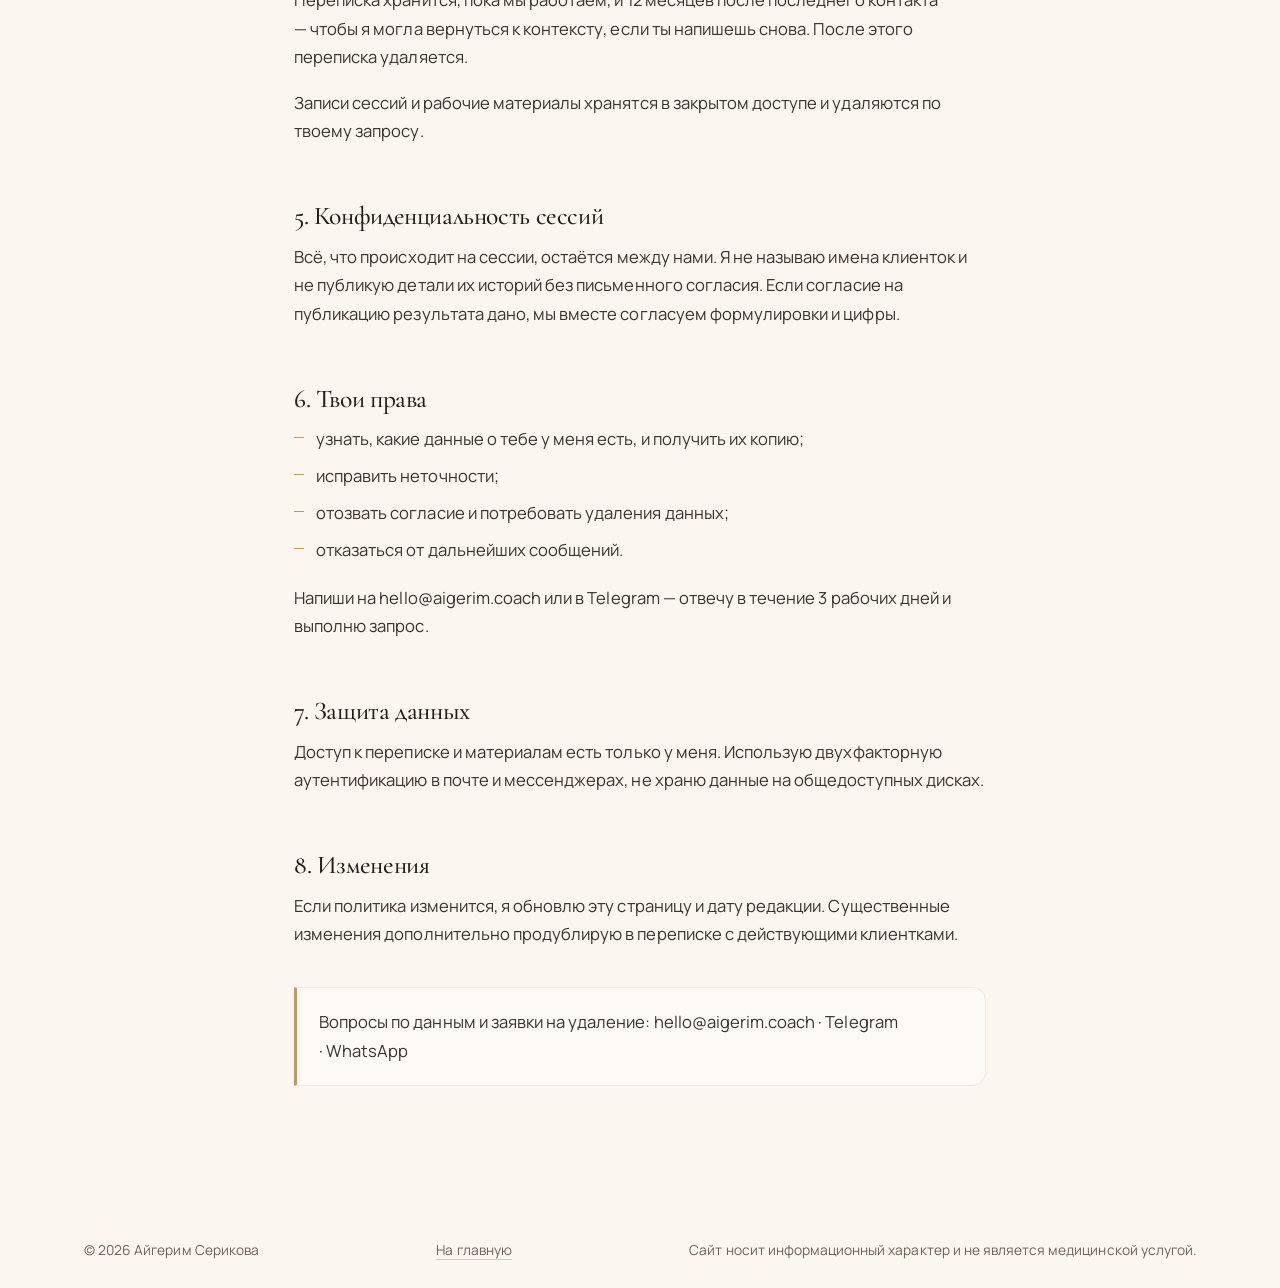
<file: privacy.html>
<!DOCTYPE html>
<html lang="ru">
<head>
<meta charset="utf-8">
<meta name="viewport" content="width=device-width, initial-scale=1">
<title>Политика обработки персональных данных — Айгерим Серикова</title>
<meta name="description" content="Как я собираю, использую и защищаю персональные данные, которые ты оставляешь в форме заявки на консультацию.">
<meta name="robots" content="noindex, follow">
<meta name="theme-color" content="#FBF6F0">
<link rel="canonical" href="https://coach-five-flax.vercel.app/privacy.html">
<link rel="icon" href="favicon.ico" sizes="any">
<link rel="icon" type="image/png" href="assets/favicon-32.png" sizes="32x32">
<link rel="apple-touch-icon" href="assets/apple-touch-icon.png">
<link rel="preload" as="font" type="font/woff2" href="assets/fonts/cormorant-garamond-500-normal-cyrillic.woff2" crossorigin>
<link rel="stylesheet" href="assets/fonts/fonts.css">
<link rel="stylesheet" href="styles.css">
<style>
  .doc{padding:clamp(48px,7vw,90px) 0 clamp(40px,5vw,70px)}
  .doc-inner{max-width:760px}
  .doc h1{margin-bottom:.35em}
  .doc h2{font-size:clamp(1.35rem,2vw,1.7rem);margin:2.2em 0 .5em}
  .doc h3{font-size:1.14rem;margin:1.6em 0 .4em}
  .doc p,.doc li{font-size:1.04rem;color:var(--ink-soft);line-height:1.72}
  .doc ul{margin:0 0 1em;padding-left:0}
  .doc ul li{position:relative;padding-left:22px;margin-bottom:.5em}
  .doc ul li::before{content:'';position:absolute;left:0;top:.72em;width:10px;height:1px;background:var(--gold)}
  .doc-note{margin-top:2.4em;padding:20px 22px;background:var(--cream-2);border:1px solid var(--line-soft);border-left:3px solid var(--gold);border-radius:0 var(--radius-sm) var(--radius-sm) 0;font-size:1rem}
  .doc-date{font-size:.9rem;color:var(--muted);margin-bottom:2em}
  .doc-back{display:inline-flex;align-items:center;gap:8px;font-size:.98rem;color:var(--terra-ink);margin-bottom:26px}
  .doc-back:hover{color:var(--wine)}
</style>
</head>
<body>

<header class="site-head">
  <div class="wrap head-inner">
    <a class="brand" href="index.html">
      <span class="brand-mark">А</span>
      <span class="brand-text"><b>Айгерим Серикова</b><i>бизнес-коуч · ACC ICF</i></span>
    </a>
    <nav class="nav" aria-label="Навигация">
      <a href="index.html#for-whom">Для кого</a>
      <a href="index.html#pricing">Форматы и цены</a>
      <a href="index.html#faq">Вопросы</a>
      <a class="nav-cta" href="index.html#book">Записаться</a>
    </nav>
  </div>
</header>

<main class="doc">
  <div class="wrap doc-inner">
    <a class="doc-back" href="index.html">← Вернуться на главную</a>
    <p class="eyebrow">Документы</p>
    <h1>Политика обработки персональных данных</h1>
    <p class="doc-date">Редакция от 14 октября 2026 года</p>

    <p>Я, Серикова Айгерим, оказываю услуги бизнес-коучинга и уважительно отношусь к твоим данным. В этом документе — простыми словами: какие данные я получаю, зачем, как долго храню и что ты можешь потребовать.</p>

    <h2>1. Какие данные я собираю</h2>
    <ul>
      <li>имя, которое ты указала в форме;</li>
      <li>контакт для связи: телефон, номер WhatsApp или ник в Telegram;</li>
      <li>текст сообщения о твоей ситуации, если ты его написала;</li>
      <li>выбранный формат работы (разбор, сессия, сопровождение, группа).</li>
    </ul>
    <p>Сайт не использует формы оплаты, личные кабинеты и системы сквозной аналитики. Я не собираю паспортные данные, номера банковских карт и сведения о здоровье.</p>

    <h2>2. Зачем я их использую</h2>
    <ul>
      <li>чтобы ответить на заявку и согласовать удобное время консультации;</li>
      <li>чтобы подготовиться к сессии и вести записи по работе в рамках договорённостей;</li>
      <li>чтобы напомнить о встрече и отправить материалы, которые мы обсудили.</li>
    </ul>
    <p>Я не передаю данные третьим лицам для рекламы, не продаю и не рассылаю спам. Ты можешь в любой момент попросить не присылать сообщения.</p>

    <h2>3. Как данные попадают ко мне</h2>
    <p>Форма на сайте не сохраняет данные на сервере: после нажатия кнопки заявка формируется как сообщение и открывается в твоём мессенджере (WhatsApp) или почтовом клиенте. Сам сайт не использует сторонние трекеры, аналитику и внешние CDN — шрифты и все файлы отдаются с того же домена, поэтому при просмотре страниц твой IP-адрес не передаётся третьим лицам. Ты видишь текст перед отправкой и решаешь, отправлять его или нет. С момента отправки сообщение хранится в переписке соответствующего сервиса — WhatsApp, Telegram или электронной почты, — и на их обработку распространяются их собственные политики.</p>

    <h2>4. Сколько я храню данные</h2>
    <p>Переписка хранится, пока мы работаем, и 12 месяцев после последнего контакта — чтобы я могла вернуться к контексту, если ты напишешь снова. После этого переписка удаляется.</p>
    <p>Записи сессий и рабочие материалы хранятся в закрытом доступе и удаляются по твоему запросу.</p>

    <h2>5. Конфиденциальность сессий</h2>
    <p>Всё, что происходит на сессии, остаётся между нами. Я не называю имена клиенток и не публикую детали их историй без письменного согласия. Если согласие на публикацию результата дано, мы вместе согласуем формулировки и цифры.</p>

    <h2>6. Твои права</h2>
    <ul>
      <li>узнать, какие данные о тебе у меня есть, и получить их копию;</li>
      <li>исправить неточности;</li>
      <li>отозвать согласие и потребовать удаления данных;</li>
      <li>отказаться от дальнейших сообщений.</li>
    </ul>
    <p>Напиши на <a href="mailto:hello@aigerim.coach">hello@aigerim.coach</a> или в Telegram — отвечу в течение 3 рабочих дней и выполню запрос.</p>

    <h2>7. Защита данных</h2>
    <p>Доступ к переписке и материалам есть только у меня. Использую двухфакторную аутентификацию в почте и мессенджерах, не храню данные на общедоступных дисках.</p>

    <h2>8. Изменения</h2>
    <p>Если политика изменится, я обновлю эту страницу и дату редакции. Существенные изменения дополнительно продублирую в переписке с действующими клиентками.</p>

    <div class="doc-note">
      <p>Вопросы по данным и заявки на удаление: <a href="mailto:hello@aigerim.coach">hello@aigerim.coach</a> · <a href="https://t.me/aigerim_coach" target="_blank" rel="noopener">Telegram</a> · <a href="https://wa.me/77771234567" target="_blank" rel="noopener">WhatsApp</a></p>
    </div>
  </div>
</main>

<footer class="site-foot">
  <div class="wrap foot-bottom">
    <span>© <span data-year>2026</span> Айгерим Серикова</span>
    <span><a href="index.html">На главную</a></span>
    <span>Сайт носит информационный характер и не является медицинской услугой.</span>
  </div>
</footer>

<script src="script.js" defer></script>
</body>
</html>
</file>
<file: assets/fonts/fonts.css>
/* Локальные шрифты Cormorant Garamond и Manrope (подмножества cyrillic, cyrillic-ext, latin).
   Файлы собраны скриптом tools/fetch_fonts.py — править вручную не нужно. */

@font-face{
  font-family:'Cormorant Garamond';
  font-style:normal;
  font-weight:500;
  font-display:swap;
  src:url('cormorant-garamond-500-normal-cyrillic-ext.woff2') format('woff2');
  unicode-range:U+0460-052F, U+1C80-1C8A, U+20B4, U+2DE0-2DFF, U+A640-A69F, U+FE2E-FE2F;
}
@font-face{
  font-family:'Cormorant Garamond';
  font-style:normal;
  font-weight:500;
  font-display:swap;
  src:url('cormorant-garamond-500-normal-cyrillic.woff2') format('woff2');
  unicode-range:U+0301, U+0400-045F, U+0490-0491, U+04B0-04B1, U+2116;
}
@font-face{
  font-family:'Cormorant Garamond';
  font-style:normal;
  font-weight:500;
  font-display:swap;
  src:url('cormorant-garamond-500-normal-latin.woff2') format('woff2');
  unicode-range:U+0000-00FF, U+0131, U+0152-0153, U+02BB-02BC, U+02C6, U+02DA, U+02DC, U+0304, U+0308, U+0329, U+2000-206F, U+20AC, U+2122, U+2191, U+2193, U+2212, U+2215, U+FEFF, U+FFFD;
}
@font-face{
  font-family:'Cormorant Garamond';
  font-style:normal;
  font-weight:600;
  font-display:swap;
  src:url('cormorant-garamond-600-normal-cyrillic-ext.woff2') format('woff2');
  unicode-range:U+0460-052F, U+1C80-1C8A, U+20B4, U+2DE0-2DFF, U+A640-A69F, U+FE2E-FE2F;
}
@font-face{
  font-family:'Cormorant Garamond';
  font-style:normal;
  font-weight:600;
  font-display:swap;
  src:url('cormorant-garamond-600-normal-cyrillic.woff2') format('woff2');
  unicode-range:U+0301, U+0400-045F, U+0490-0491, U+04B0-04B1, U+2116;
}
@font-face{
  font-family:'Cormorant Garamond';
  font-style:normal;
  font-weight:600;
  font-display:swap;
  src:url('cormorant-garamond-600-normal-latin.woff2') format('woff2');
  unicode-range:U+0000-00FF, U+0131, U+0152-0153, U+02BB-02BC, U+02C6, U+02DA, U+02DC, U+0304, U+0308, U+0329, U+2000-206F, U+20AC, U+2122, U+2191, U+2193, U+2212, U+2215, U+FEFF, U+FFFD;
}
@font-face{
  font-family:'Manrope';
  font-style:normal;
  font-weight:400;
  font-display:swap;
  src:url('manrope-400-normal-cyrillic-ext.woff2') format('woff2');
  unicode-range:U+0460-052F, U+1C80-1C8A, U+20B4, U+2DE0-2DFF, U+A640-A69F, U+FE2E-FE2F;
}
@font-face{
  font-family:'Manrope';
  font-style:normal;
  font-weight:400;
  font-display:swap;
  src:url('manrope-400-normal-cyrillic.woff2') format('woff2');
  unicode-range:U+0301, U+0400-045F, U+0490-0491, U+04B0-04B1, U+2116;
}
@font-face{
  font-family:'Manrope';
  font-style:normal;
  font-weight:400;
  font-display:swap;
  src:url('manrope-400-normal-latin.woff2') format('woff2');
  unicode-range:U+0000-00FF, U+0131, U+0152-0153, U+02BB-02BC, U+02C6, U+02DA, U+02DC, U+0304, U+0308, U+0329, U+2000-206F, U+20AC, U+2122, U+2191, U+2193, U+2212, U+2215, U+FEFF, U+FFFD;
}
@font-face{
  font-family:'Manrope';
  font-style:normal;
  font-weight:600;
  font-display:swap;
  src:url('manrope-600-normal-cyrillic-ext.woff2') format('woff2');
  unicode-range:U+0460-052F, U+1C80-1C8A, U+20B4, U+2DE0-2DFF, U+A640-A69F, U+FE2E-FE2F;
}
@font-face{
  font-family:'Manrope';
  font-style:normal;
  font-weight:600;
  font-display:swap;
  src:url('manrope-600-normal-cyrillic.woff2') format('woff2');
  unicode-range:U+0301, U+0400-045F, U+0490-0491, U+04B0-04B1, U+2116;
}
@font-face{
  font-family:'Manrope';
  font-style:normal;
  font-weight:600;
  font-display:swap;
  src:url('manrope-600-normal-latin.woff2') format('woff2');
  unicode-range:U+0000-00FF, U+0131, U+0152-0153, U+02BB-02BC, U+02C6, U+02DA, U+02DC, U+0304, U+0308, U+0329, U+2000-206F, U+20AC, U+2122, U+2191, U+2193, U+2212, U+2215, U+FEFF, U+FFFD;
}
@font-face{
  font-family:'Manrope';
  font-style:normal;
  font-weight:700;
  font-display:swap;
  src:url('manrope-700-normal-cyrillic-ext.woff2') format('woff2');
  unicode-range:U+0460-052F, U+1C80-1C8A, U+20B4, U+2DE0-2DFF, U+A640-A69F, U+FE2E-FE2F;
}
@font-face{
  font-family:'Manrope';
  font-style:normal;
  font-weight:700;
  font-display:swap;
  src:url('manrope-700-normal-cyrillic.woff2') format('woff2');
  unicode-range:U+0301, U+0400-045F, U+0490-0491, U+04B0-04B1, U+2116;
}
@font-face{
  font-family:'Manrope';
  font-style:normal;
  font-weight:700;
  font-display:swap;
  src:url('manrope-700-normal-latin.woff2') format('woff2');
  unicode-range:U+0000-00FF, U+0131, U+0152-0153, U+02BB-02BC, U+02C6, U+02DA, U+02DC, U+0304, U+0308, U+0329, U+2000-206F, U+20AC, U+2122, U+2191, U+2193, U+2212, U+2215, U+FEFF, U+FFFD;
}
</file>
<file: styles.css>
/* =========================================================
   Айгерим Серикова — лендинг бизнес-коуча
   Дизайн-система: тёплые нейтральные тона, крупная типографика
   ========================================================= */

:root{
  --cream:#FBF6F0;
  --cream-2:#FDFAF6;
  --beige:#F2E8DC;
  --sand:#E8D9C7;
  --ink:#241F1C;
  --ink-soft:#3B3330;
  --muted:#6E6259;
  --wine:#6E2B27;
  --wine-deep:#4A1A18;
  --terra:#B96A4B;
  --terra-ink:#9E4A2E; /* тот же тон, но с контрастом ≥5:1 для мелких подписей */
  --gold:#C29A5B;
  --gold-soft:#E4CFA6;
  --line:rgba(36,31,28,.10);
  --line-soft:rgba(36,31,28,.07);

  --radius-lg:26px;
  --radius:20px;
  --radius-sm:14px;
  --shadow-sm:0 10px 30px -22px rgba(58,38,28,.45);
  --shadow:0 26px 60px -34px rgba(58,38,28,.42);
  --shadow-lg:0 40px 90px -46px rgba(58,38,28,.5);

  --ff-display:'Cormorant Garamond','Times New Roman',Georgia,serif;
  --ff-body:'Manrope',system-ui,-apple-system,'Segoe UI',Roboto,'Helvetica Neue',Arial,sans-serif;

  --pad-x:clamp(20px,5vw,34px);
  --sec-y:clamp(64px,8vw,120px);
  --maxw:1180px;
}

*,*::before,*::after{box-sizing:border-box}

html{
  scroll-behavior:smooth;
  -webkit-text-size-adjust:100%;
}

body{
  margin:0;
  background:var(--cream);
  color:var(--ink);
  font-family:var(--ff-body);
  font-size:clamp(17px,.42vw + 16.2px,19px);
  line-height:1.7;
  letter-spacing:.002em;
  -webkit-font-smoothing:antialiased;
  overflow-x:hidden;
}

img{max-width:100%;height:auto;display:block}
/* <picture> не создаёт собственного бокса — размеры задаёт img как раньше */
picture{display:contents}
a{color:inherit;text-decoration:none}
ul,ol{margin:0;padding:0;list-style:none}
p{margin:0 0 1em}
p:last-child{margin-bottom:0}

/* ---------- Типографика ---------- */
h1,h2,h3{
  font-family:var(--ff-display);
  font-weight:500;
  line-height:1.08;
  letter-spacing:-.015em;
  margin:0 0 .5em;
  text-wrap:balance;
}
h1{font-size:clamp(2.6rem,5.2vw,4.7rem);line-height:1.03}
h2{font-size:clamp(2rem,3.6vw,3.25rem)}
h3{font-size:clamp(1.3rem,1.5vw,1.58rem);line-height:1.24;font-weight:600;letter-spacing:-.01em}

/* без «висячих» слов на последней строке */
p,li,blockquote p,summary h3,.card-goal,.step-out{text-wrap:pretty}

::selection{background:var(--gold-soft);color:var(--ink)}
:focus-visible{outline:2px solid var(--wine);outline-offset:3px;border-radius:6px}

.wrap{
  width:100%;
  max-width:var(--maxw);
  margin:0 auto;
  padding:0 var(--pad-x);
}
.wrap--narrow{max-width:840px}

.skip{
  position:absolute;left:0;top:-120px;z-index:100;
  background:var(--wine);color:#fff;padding:12px 18px;border-radius:0 0 12px 0;
  transition:top .2s ease;
}
.skip:focus{top:0}

.eyebrow{
  font-family:var(--ff-body);
  font-size:.88rem;
  font-weight:600;
  letter-spacing:.12em;
  text-transform:uppercase;
  color:var(--terra-ink);
  margin:0 0 14px;
}
.eyebrow--light{color:var(--gold-soft)}

.lead{font-size:clamp(1.1rem,.6vw + 1rem,1.32rem);line-height:1.6;color:var(--ink-soft);max-width:30em}

/* ---------- Кнопки ---------- */
.btn{
  display:inline-flex;align-items:center;justify-content:center;gap:10px;
  padding:17px 30px;
  border:1px solid transparent;
  border-radius:100px;
  font-family:var(--ff-body);
  font-size:1rem;font-weight:600;
  letter-spacing:.01em;
  cursor:pointer;
  transition:transform .25s ease,background .25s ease,color .25s ease,border-color .25s ease,box-shadow .25s ease;
  text-align:center;
}
.btn svg{width:20px;height:20px;flex:none}

.btn-primary{background:var(--wine);color:#FDF3E9;box-shadow:0 14px 30px -18px rgba(110,43,39,.75)}
.btn-primary:hover{background:var(--wine-deep);transform:translateY(-2px)}

.btn-ghost{background:transparent;color:var(--ink);border-color:rgba(36,31,28,.22)}
.btn-ghost:hover{border-color:var(--ink);background:rgba(255,255,255,.6);transform:translateY(-2px)}

.btn-wa{background:#1F8A54;color:#fff}
.btn-wa:hover{background:#187247;transform:translateY(-2px)}
.btn-tg{background:rgba(255,255,255,.10);color:#FDF3E9;border-color:rgba(253,243,233,.32)}
.btn-tg:hover{background:rgba(255,255,255,.18);transform:translateY(-2px)}

.btn-full{width:100%}

/* ---------- Хедер ---------- */
.site-head{
  position:sticky;top:0;z-index:60;
  padding:14px 0;
  background:rgba(251,246,240,.72);
  backdrop-filter:blur(14px);
  -webkit-backdrop-filter:blur(14px);
  border-bottom:1px solid transparent;
  transition:border-color .3s ease,background .3s ease,padding .3s ease;
}
.site-head.is-scrolled{
  border-bottom-color:var(--line);
  background:rgba(251,246,240,.94);
  padding:8px 0;
}
.head-inner{display:flex;align-items:center;justify-content:space-between;gap:24px;position:relative;z-index:2}
/* логотип и кнопка меню всегда поверх выпадающей панели */
.head-inner .brand,.head-inner .burger{position:relative;z-index:3}

.brand{display:flex;align-items:center;gap:12px}
.brand-mark{
  width:44px;height:44px;flex:none;
  display:grid;place-items:center;
  border-radius:13px;
  background:var(--wine);color:#F6E3CE;
  font-family:var(--ff-display);font-weight:500;font-size:1.5rem;line-height:1;
}
.brand-text{display:flex;flex-direction:column;line-height:1.25}
.brand-text b{font-size:1rem;font-weight:700;letter-spacing:-.005em}
.brand-text i{font-style:normal;font-size:.74rem;letter-spacing:.09em;text-transform:uppercase;color:var(--muted)}

.nav{display:flex;align-items:center;gap:clamp(14px,1.5vw,26px)}
.nav a{
  font-size:.96rem;font-weight:400;color:var(--ink-soft);
  position:relative;padding:4px 0;
  transition:color .2s ease;
}
.nav a::after{
  content:'';position:absolute;left:0;bottom:0;height:1px;width:0;
  background:var(--terra);transition:width .28s ease;
}
.nav a:hover{color:var(--ink)}
.nav a:hover::after{width:100%}
.nav-cta{
  padding:12px 22px !important;
  background:var(--ink);color:var(--cream) !important;
  border-radius:100px;font-weight:600;
}
.nav-cta::after{display:none}
.nav-cta:hover{background:var(--wine)}

.burger{
  display:none;
  width:44px;height:44px;flex:none;
  border:1px solid var(--line);border-radius:13px;
  background:rgba(255,255,255,.6);
  cursor:pointer;padding:0;
  position:relative;
}
.burger span{
  position:absolute;left:12px;width:20px;height:1.6px;background:var(--ink);
  transition:transform .28s ease,opacity .2s ease;
}
.burger span:nth-child(1){top:15px}
.burger span:nth-child(2){top:21px}
.burger span:nth-child(3){top:27px}
.burger[aria-expanded="true"] span:nth-child(1){transform:translateY(6px) rotate(45deg)}
.burger[aria-expanded="true"] span:nth-child(2){opacity:0}
.burger[aria-expanded="true"] span:nth-child(3){transform:translateY(-6px) rotate(-45deg)}

/* ---------- HERO ---------- */
.hero{
  position:relative;
  padding:clamp(44px,6vw,84px) 0 clamp(40px,4vw,60px);
  overflow:hidden;
}
.hero-glow{
  position:absolute;inset:0;pointer-events:none;z-index:0;
  background:
    radial-gradient(60% 55% at 82% 12%,rgba(226,199,148,.42) 0%,rgba(226,199,148,0) 62%),
    radial-gradient(48% 45% at 8% 78%,rgba(185,106,75,.14) 0%,rgba(185,106,75,0) 65%);
}
.hero-grid{
  position:relative;z-index:1;
  display:grid;grid-template-columns:1.04fr .96fr;
  gap:clamp(30px,4vw,64px);
  align-items:center;
}
.hero-copy h1{margin-bottom:.38em}
.hero-actions{display:flex;flex-wrap:wrap;gap:14px;margin:32px 0 36px}

.proof{display:flex;align-items:center;gap:16px;flex-wrap:wrap}
.proof-faces{display:flex;align-items:center}
.proof-faces span{
  width:46px;height:46px;border-radius:50%;flex:none;
  border:2px solid var(--cream);
  margin-left:-12px;
  display:grid;place-items:center;
  color:#fff;font-size:.86rem;font-weight:700;letter-spacing:.02em;
}
.proof-faces span:first-child{margin-left:0}
.proof-faces span:nth-child(1){background:linear-gradient(145deg,#C9A98A,#8E5A44)}
.proof-faces span:nth-child(2){background:linear-gradient(145deg,#D8B48C,#6E2B27)}
.proof-faces span:nth-child(3){background:linear-gradient(145deg,#BFA98F,#7C5B43)}
.proof-more{background:var(--ink) !important;font-size:.8rem !important}
.proof-text{font-size:.98rem;color:var(--muted);line-height:1.5}
.proof-text b{color:var(--ink)}
.proof-text i{display:block;font-style:normal;font-size:.9rem}

.hero-visual{position:relative}
.hero-photo{
  position:relative;
  border-radius:var(--radius-lg) var(--radius-lg) clamp(110px,15vw,190px) clamp(110px,15vw,190px);
  overflow:hidden;
  box-shadow:var(--shadow-lg);
  background:var(--beige);
}
.hero-photo img{width:100%;height:100%;object-fit:cover;aspect-ratio:2/3}
.float-card{
  position:absolute;
  background:rgba(253,250,246,.94);
  backdrop-filter:blur(10px);
  border:1px solid rgba(255,255,255,.7);
  border-radius:var(--radius);
  box-shadow:var(--shadow);
  padding:18px 20px;
}
.float-card--1{left:-6%;bottom:16%;max-width:230px}
.float-num{
  display:block;font-family:var(--ff-display);font-weight:500;font-size:2.7rem;line-height:1;
  color:var(--wine);margin-bottom:8px;
}
.float-label{font-size:.92rem;line-height:1.45;color:var(--muted)}
.float-card--2{right:-5%;top:9%;max-width:250px}
.float-quote{display:block;font-size:.98rem;line-height:1.5;color:var(--ink-soft)}
.float-author{display:block;margin-top:10px;font-size:.85rem;letter-spacing:.05em;text-transform:uppercase;color:var(--terra-ink)}

.stat-strip{
  position:relative;z-index:1;
  display:grid;grid-template-columns:repeat(4,1fr);
  gap:clamp(14px,2vw,28px);
  margin-top:clamp(44px,5vw,72px);
  padding-top:clamp(26px,3vw,36px);
  border-top:1px solid var(--line);
}
.stat-strip li{display:flex;flex-direction:column;gap:6px}
@media (min-width:900px){
  .stat-strip li+li{border-left:1px solid var(--line);padding-left:clamp(16px,2vw,30px)}
}
.stat-strip b{font-family:var(--ff-display);font-size:clamp(1.9rem,2.6vw,2.5rem);line-height:1;color:var(--wine)}
.stat-strip span{font-size:.94rem;color:var(--muted);line-height:1.45}

/* ---------- Секции ---------- */
.section{padding:var(--sec-y) 0;position:relative}
.section--tint{background:var(--beige)}
.section--tint::before,.section--tint::after{
  content:'';position:absolute;left:0;right:0;height:1px;background:rgba(36,31,28,.05);
}
.section--tint::before{top:0}
.section--tint::after{bottom:0}

.sec-head{max-width:37em;margin:0 auto clamp(38px,5vw,60px);text-align:center}
.sec-head--left{margin-left:0;text-align:left}
.sec-head h2{margin-bottom:.35em}
/* тонкая золотая линия под заголовком секции */
.sec-head h2::after{content:'';display:block;width:54px;height:1px;background:var(--gold);margin:22px auto 0}
.sec-head--left h2::after{margin:22px 0 0}

section[id]{scroll-margin-top:96px}
.sec-sub{color:var(--muted);font-size:1.08rem;line-height:1.6}

.sec-note{
  margin:clamp(30px,4vw,48px) auto 0;
  padding:22px 26px;
  background:var(--cream-2);
  border:1px solid var(--line-soft);
  border-left:3px solid var(--gold);
  border-radius:0 var(--radius-sm) var(--radius-sm) 0;
  font-size:1.02rem;color:var(--ink-soft);
  text-align:center;
  max-width:52em;
}
.sec-note a{border-bottom:1px solid var(--terra);color:var(--wine)}
.sec-note--small{
  background:transparent;border:none;border-top:1px solid var(--line);border-radius:0;
  padding:24px 0 0;font-size:.94rem;color:var(--muted);
}

/* ---------- Карточки «Для кого»: 3 сверху + 2 по центру ---------- */
.cards-5{
  display:grid;
  grid-template-columns:repeat(6,1fr);
  gap:clamp(16px,1.8vw,24px);
}
.cards-5 .card{grid-column:span 2}
.cards-5 .card:nth-child(4){grid-column:2/span 2}
.cards-5 .card:nth-child(5){grid-column:4/span 2}

.card{
  background:#fff;
  border:1px solid rgba(36,31,28,.08);
  border-radius:var(--radius);
  padding:clamp(24px,2.4vw,32px);
  display:flex;flex-direction:column;gap:12px;
  box-shadow:0 10px 26px -24px rgba(58,38,28,.55);
  transition:transform .3s ease,box-shadow .3s ease,border-color .3s ease;
}
.card:hover{transform:translateY(-4px);box-shadow:var(--shadow);border-color:rgba(194,154,91,.5)}
.card h3{margin:0}
.card p{font-size:1.02rem;color:var(--ink-soft);margin:0;line-height:1.6}
.card-ico{
  width:48px;height:48px;border-radius:14px;
  display:grid;place-items:center;
  background:rgba(194,154,91,.14);
  color:var(--wine);
}
.card-ico svg{width:24px;height:24px}
.card-goal{
  margin-top:auto !important;
  padding-top:16px;
  border-top:1px dashed var(--line);
  font-size:.98rem !important;
  color:var(--wine) !important;
  line-height:1.5;
}

/* ---------- Шаги: 4 в ряд, 2×2, 1 ---------- */
.steps{
  display:grid;
  grid-template-columns:repeat(4,1fr);
  gap:clamp(20px,2.4vw,30px);
}
.step{
  position:relative;
  padding-top:26px;
  border-top:1px solid rgba(36,31,28,.16);
}
.step::before{content:'';position:absolute;top:-1px;left:0;width:46px;height:1px;background:var(--gold)}
.step-num{
  font-family:var(--ff-display);
  font-size:1.15rem;font-weight:600;letter-spacing:.16em;
  color:var(--terra-ink);
  display:block;margin-bottom:12px;
}
.step h3{margin-bottom:.45em}
.step p{font-size:1.02rem;color:var(--ink-soft);line-height:1.62}
.step-out{
  margin-top:16px !important;
  font-size:1rem !important;
  color:var(--ink) !important;
  background:rgba(255,255,255,.62);
  border:1px solid var(--line-soft);
  border-radius:var(--radius-sm);
  padding:15px 17px;
  line-height:1.5;
}
.step-out b{color:var(--wine)}

/* ---------- Кейсы и отзывы: чётные ряды ---------- */
.cases{
  display:grid;grid-template-columns:repeat(2,1fr);
  gap:clamp(16px,1.8vw,24px);
}
.case{
  background:#fff;
  border:1px solid rgba(36,31,28,.08);
  border-radius:var(--radius);
  padding:clamp(24px,2.4vw,32px);
  box-shadow:0 10px 26px -24px rgba(58,38,28,.55);
  transition:transform .3s ease,box-shadow .3s ease;
}
.case:hover{transform:translateY(-4px);box-shadow:var(--shadow)}
.case h3{margin-bottom:18px;padding-bottom:15px;border-bottom:1px solid var(--line-soft)}
.case-row{display:grid;grid-template-columns:86px 1fr;gap:14px;margin-bottom:14px}
/* строка «Стало» — лёгкая подсветка результата */
.case-row:last-child{
  margin-bottom:0;
  background:rgba(194,154,91,.13);
  border-radius:12px;
  padding:12px 14px;
  margin-top:2px;
}
.case-row:last-child span{padding-top:3px}
.case-row span{
  font-size:.82rem;font-weight:700;letter-spacing:.08em;text-transform:uppercase;
  color:var(--terra-ink);padding-top:5px;
}
.case-row p{font-size:1.02rem;line-height:1.55;margin:0;color:var(--ink-soft)}
.case-row b{color:var(--wine)}

.quotes{
  display:grid;grid-template-columns:repeat(3,1fr);
  gap:clamp(16px,1.8vw,22px);
  margin-top:clamp(30px,4vw,52px);
}
.quote{
  position:relative;
  overflow:hidden;
  margin:0;
  background:var(--beige);
  border-radius:var(--radius);
  padding:clamp(22px,2.4vw,30px);
  display:flex;flex-direction:column;gap:16px;
}
.quote::after{
  content:'»';position:absolute;right:16px;top:-26px;
  font-family:var(--ff-display);font-size:8rem;line-height:1;
  color:var(--gold);opacity:.16;pointer-events:none;
}
.section--tint .quote{background:var(--cream-2)}
.quote p{
  font-family:var(--ff-display);
  font-weight:500;
  font-size:clamp(1.18rem,1.35vw,1.38rem);
  line-height:1.45;
  color:var(--ink);
}
.quote cite{
  font-style:normal;font-size:.9rem;letter-spacing:.02em;
  color:var(--muted);margin-top:auto;
  padding-left:16px;position:relative;
}
.quote cite::before{content:'';position:absolute;left:0;top:.6em;width:8px;height:1px;background:var(--gold)}

/* подсказка про свайп: нужна только на телефоне */
.swipe-hint{display:none;text-align:center;font-size:.88rem;color:var(--muted);margin:14px 0 0}

/* ---------- Обо мне ---------- */
.about-grid{
  display:grid;grid-template-columns:.82fr 1.18fr;
  gap:clamp(28px,4vw,68px);
  align-items:start;
}
.about-media{
  position:sticky;top:104px;
  border-radius:var(--radius-lg);
  overflow:hidden;
  box-shadow:var(--shadow);
  background:var(--sand);
}
.about-media img{aspect-ratio:2/3;object-fit:cover;width:100%}
.about-copy h2{margin-bottom:.5em}
.about-copy p{color:var(--ink-soft);line-height:1.72}

.facts{
  margin:32px 0 34px;
  display:grid;gap:2px;
  border-top:1px solid var(--line);
}
.facts li{
  display:grid;grid-template-columns:138px 1fr;gap:16px;
  padding:15px 0;
  border-bottom:1px solid var(--line);
  font-size:1rem;line-height:1.5;
  align-items:baseline;
}
.facts b{font-weight:700;color:var(--wine)}

/* ---------- Цены ---------- */
.plans{
  display:grid;grid-template-columns:repeat(3,1fr);
  gap:clamp(16px,2vw,26px);
  align-items:stretch;
  padding-top:22px; /* место для бейджа над карточкой */
}
.plan{
  background:#fff;
  border:1px solid rgba(36,31,28,.08);
  box-shadow:0 10px 26px -24px rgba(58,38,28,.55);
  border-radius:var(--radius);
  padding:clamp(26px,2.6vw,34px);
  display:flex;flex-direction:column;
  position:relative;
  transition:transform .3s ease,box-shadow .3s ease;
}
.plan:hover{transform:translateY(-4px);box-shadow:var(--shadow)}
.plan h3{margin-bottom:.5em}
.plan-for{font-size:.98rem;color:var(--muted);line-height:1.5;margin-bottom:18px}
.plan-price{
  display:flex;flex-direction:column;gap:6px;
  padding-bottom:20px;
  border-bottom:1px solid var(--line-soft);
  margin-bottom:20px;
}
.plan-price b{font-family:var(--ff-display);font-size:clamp(2.2rem,2.7vw,2.7rem);line-height:1;font-weight:600;letter-spacing:-.02em}
.plan-price span{font-size:.95rem;color:var(--muted)}
.plan-list{display:grid;gap:12px;margin-bottom:28px}
.plan-list li{
  position:relative;padding-left:28px;
  font-size:1rem;color:var(--ink-soft);line-height:1.55;
}
.plan-list li::before{
  content:'';position:absolute;left:0;top:.58em;
  width:12px;height:7px;
  border-left:1.6px solid var(--gold);
  border-bottom:1.6px solid var(--gold);
  transform:rotate(-45deg);transform-origin:center;
}
  .plan .btn{margin-top:auto}
  .plan--featured{box-shadow:var(--shadow-lg)}
.plan-note{margin-top:14px;text-align:center;font-size:.9rem;color:var(--muted)}

.plan--featured{
  background:linear-gradient(170deg,var(--wine) 0%,var(--wine-deep) 100%);
  border-color:transparent;
  box-shadow:var(--shadow-lg);
  color:#F7EAE1;
}
.plan--featured h3,.plan--featured .plan-price b{color:#fff}
.plan--featured .plan-for,.plan--featured .plan-price span,.plan--featured .plan-note{color:rgba(247,234,225,.78)}
.plan--featured .plan-price{border-bottom:1px solid rgba(255,255,255,.18)}
.plan--featured .plan-list li{color:rgba(247,234,225,.92)}
.plan--featured .plan-list li::before{border-color:var(--gold-soft)}
.plan--featured .btn-primary{background:var(--gold-soft);color:var(--wine-deep)}
.plan--featured .btn-primary:hover{background:#fff}
.plan-badge{
  position:absolute;
  top:-15px;left:50%;transform:translateX(-50%);
  white-space:nowrap;
  padding:8px 16px;
  border-radius:100px;
  background:rgba(255,255,255,.14);
  border:1px solid rgba(228,207,166,.45);
  font-size:.8rem;font-weight:600;letter-spacing:.07em;text-transform:uppercase;
  color:var(--gold-soft);
}

/* ---------- FAQ ---------- */
.faq{display:grid;gap:12px}
.faq-item{
  background:var(--cream-2);
  border:1px solid var(--line-soft);
  border-radius:var(--radius-sm);
  padding:0;
  overflow:hidden;
  transition:border-color .25s ease,box-shadow .25s ease;
}
.section--tint .faq-item{background:var(--cream)}
.faq-item[open]{border-color:rgba(194,154,91,.55);box-shadow:var(--shadow-sm)}
.faq-item summary{
  display:flex;align-items:center;justify-content:space-between;gap:18px;
  padding:22px 24px;
  cursor:pointer;
  list-style:none;
}
.faq-item summary::-webkit-details-marker{display:none}
.faq-item summary h3{margin:0;font-size:clamp(1.14rem,1.25vw,1.32rem)}
.faq-item summary::after{
  content:'';flex:none;
  width:13px;height:13px;
  border-right:1.6px solid var(--wine);
  border-bottom:1.6px solid var(--wine);
  transform:rotate(45deg);
  transition:transform .3s ease;
  margin-top:-5px;
}
.faq-item[open] summary::after{transform:rotate(-135deg);margin-top:5px}
.faq-body{padding:0 24px 24px;color:var(--ink-soft);font-size:1.02rem;line-height:1.68}
.faq-body p+p{margin-top:.9em}

/* ---------- Финальный CTA ---------- */
.cta{
  position:relative;
  background:linear-gradient(165deg,#5B2320 0%,#3A1413 55%,#2A0F0E 100%);
  color:#F7EAE1;
  padding:var(--sec-y) 0;
  overflow:hidden;
}
.cta-glow{
  position:absolute;inset:0;pointer-events:none;
  background:
    radial-gradient(45% 50% at 88% 8%,rgba(194,154,91,.30) 0%,rgba(194,154,91,0) 60%),
    radial-gradient(40% 45% at 4% 92%,rgba(185,106,75,.28) 0%,rgba(185,106,75,0) 62%);
}
.cta-grid{
  position:relative;z-index:1;
  display:grid;grid-template-columns:1.02fr .98fr;
  gap:clamp(32px,4vw,64px);
  align-items:start;
}
.cta h2{color:#fff;max-width:14em}
.cta h2::after{content:'';display:block;width:54px;height:1px;background:var(--gold-soft);margin:24px 0 0}
.cta-copy p{color:rgba(247,234,225,.88);font-size:1.08rem;line-height:1.6;max-width:30em}
.cta-list{display:grid;gap:12px;margin:28px 0 32px}
.cta-list li{position:relative;padding-left:28px;font-size:1.02rem;color:rgba(247,234,225,.92)}
.cta-list li::before{
  content:'';position:absolute;left:0;top:.58em;
  width:12px;height:7px;
  border-left:1.6px solid var(--gold);
  border-bottom:1.6px solid var(--gold);
  transform:rotate(-45deg);
}
.cta-direct{display:flex;flex-wrap:wrap;gap:12px}

.form{
  background:rgba(253,250,246,.97);
  color:var(--ink);
  border-radius:var(--radius-lg);
  padding:clamp(26px,2.8vw,38px);
  box-shadow:var(--shadow-lg);
  display:grid;gap:17px;
}
.form h3{margin:0}
.form-sub{font-size:.98rem;color:var(--muted);margin:0;line-height:1.55}
.form label{display:grid;gap:8px}
.form label span{font-size:.94rem;font-weight:600;color:var(--ink-soft)}
.form label i{font-style:normal;font-weight:400;color:var(--muted)}
.form input,.form select,.form textarea{
  font-family:var(--ff-body);
  font-size:1rem;
  color:var(--ink);
  background:var(--cream);
  border:1px solid rgba(36,31,28,.14);
  border-radius:var(--radius-sm);
  padding:15px 17px;
  width:100%;
  transition:border-color .2s ease,background .2s ease,box-shadow .2s ease;
}
.form textarea{resize:vertical;min-height:88px}
.form select{appearance:none;background-image:linear-gradient(45deg,transparent 50%,var(--muted) 50%),linear-gradient(135deg,var(--muted) 50%,transparent 50%);background-position:calc(100% - 21px) 23px,calc(100% - 16px) 23px;background-size:5px 5px,5px 5px;background-repeat:no-repeat}
.form input:focus,.form select:focus,.form textarea:focus{
  outline:none;border-color:var(--wine);background:#fff;box-shadow:0 0 0 3px rgba(110,43,39,.10);
}
.form input.is-error,.form textarea.is-error{border-color:#C0392B;background:#FDF3F1}
.form-hint{font-size:.88rem;color:var(--muted);margin:0;text-align:center;line-height:1.55}
.form-hint a{color:var(--wine);border-bottom:1px solid rgba(110,43,39,.4)}
.form-hint.is-ok{color:#1F8A54;font-weight:600}
/* ссылки-альтернативы: переносятся целиком, точки-разделители не уезжают в начало строки */
.form-alt{
  display:flex;flex-wrap:wrap;justify-content:center;align-items:center;
  gap:6px 16px;
  font-size:.92rem;color:var(--muted);margin:0;text-align:center;
}
.form-alt a{border-bottom:1px solid rgba(110,43,39,.4);color:var(--wine)}
.form-alt a:hover{border-bottom-color:var(--wine)}

/* ---------- Подвал ---------- */
.site-foot{background:var(--cream);padding:clamp(48px,5vw,76px) 0 26px}
.foot-grid{
  display:grid;grid-template-columns:1.5fr 1fr 1fr;
  gap:clamp(26px,3vw,50px);
  padding-bottom:34px;
  border-bottom:1px solid var(--line);
}
.brand--foot{margin-bottom:18px}
.foot-text{font-size:.98rem;color:var(--muted);max-width:32em;line-height:1.6}
.site-foot nav,.foot-grid>div:last-child{display:grid;gap:3px;align-content:start}
.site-foot b{font-size:.8rem;letter-spacing:.12em;text-transform:uppercase;color:var(--terra);margin-bottom:4px}
/* ссылки в подвале — удобная зона нажатия на телефоне (≥43px) */
.site-foot nav a,.foot-grid>div:last-child a,.foot-grid>div:last-child span{
  font-size:.98rem;color:var(--ink-soft);padding:8px 0;
}
.site-foot a:hover{color:var(--wine)}
.foot-bottom{
  display:flex;flex-wrap:wrap;justify-content:space-between;gap:12px 24px;
  padding-top:24px;
  font-size:.86rem;color:var(--muted);
}
.foot-bottom a{color:var(--muted);border-bottom:1px solid rgba(36,31,28,.2)}
.foot-bottom a:hover{color:var(--wine);border-bottom-color:var(--gold)}

/* ---------- Плавающая кнопка WhatsApp ---------- */
.wa-float{
  position:fixed;right:22px;bottom:22px;z-index:55;
  width:58px;height:58px;border-radius:50%;
  display:grid;place-items:center;
  background:#1F8A54;color:#fff;
  box-shadow:0 16px 34px -14px rgba(31,138,84,.7),0 0 0 5px rgba(255,255,255,.5);
  transition:transform .25s ease,opacity .25s ease;
  /* до первого экрана кнопка не мешает: на телефоне она закрывала лицо на фото */
  opacity:0;pointer-events:none;transform:scale(.85);
}
.wa-float svg{width:28px;height:28px}
.wa-float.is-ready{opacity:1;pointer-events:auto;transform:none}
.wa-float.is-ready:hover{transform:scale(1.07)}
/* и уходит, пока открыт блок с формой, чтобы не закрывать поля */
.wa-float.is-hidden{opacity:0;transform:scale(.85);pointer-events:none}

/* ---------- Анимация появления ---------- */
.reveal{opacity:0;transform:translateY(20px);transition:opacity .8s cubic-bezier(.22,.61,.36,1),transform .8s cubic-bezier(.22,.61,.36,1)}
.reveal.is-visible{opacity:1;transform:none}

@media (prefers-reduced-motion:reduce){
  html{scroll-behavior:auto}
  .reveal{opacity:1;transform:none;transition:none}
  *{animation:none !important;transition-duration:.01ms !important}
}

/* =========================================================
   Адаптив
   ========================================================= */
@media (max-width:1080px){
  .float-card--1{left:-2%;bottom:11%}
  .float-card--2{right:-2%;top:6%}

  /* карточки «Для кого»: 2 в ряд, пятая — на всю ширину */
  .cards-5{grid-template-columns:repeat(2,1fr)}
  .cards-5 .card,
  .cards-5 .card:nth-child(4),
  .cards-5 .card:nth-child(5){grid-column:auto}
  .cards-5 .card:nth-child(5){grid-column:1/-1}
}

@media (max-width:1020px){
  /* тарифы не оставляем 2+1: одна колонка по центру */
  .plans{grid-template-columns:1fr;max-width:560px;margin:0 auto}
  .quotes{grid-template-columns:repeat(2,1fr)}
}

@media (max-width:1000px){
  .steps{grid-template-columns:repeat(2,1fr)}
}

@media (max-width:760px){
  /* цифры доверия: 2×2 — каждой подписи хватает ширины, без висячих строк */
  .stat-strip{grid-template-columns:repeat(2,1fr);row-gap:26px}
}

@media (max-width:960px){
  .burger{display:block}
  .nav{
    position:fixed;inset:0 0 auto 0;
    top:0;left:0;right:0;
    flex-direction:column;align-items:stretch;gap:0;
    background:var(--cream);
    padding:96px var(--pad-x) 32px;
    border-bottom:1px solid var(--line);
    box-shadow:var(--shadow);
    transform:translateY(-104%);
    transition:transform .38s cubic-bezier(.22,.61,.36,1),visibility .38s;
    max-height:100vh;overflow-y:auto;
    z-index:1;
    /* закрытое меню не должно быть доступно с клавиатуры */
    visibility:hidden;
  }
  .nav.is-open{transform:translateY(0);visibility:visible}
  .nav a{padding:16px 0;font-size:1.08rem;border-bottom:1px solid var(--line)}
  .nav a::after{display:none}
  .nav-cta{margin-top:20px;text-align:center;border-bottom:none !important}

  body.nav-open{overflow:hidden}

  .hero-grid,.cta-grid{grid-template-columns:1fr}
  /* на мобильном сначала текст с оффером, потом фото */
  .hero-visual{max-width:460px;margin:0 auto}
  .hero-photo{border-radius:var(--radius-lg) var(--radius-lg) 140px 140px}
  .hero-photo img{aspect-ratio:4/5}
  .float-card--1{left:-4px;bottom:8%;max-width:206px}
  .float-card--2{right:-4px;top:5%;max-width:222px}
  .float-num{font-size:2.1rem}
  .about-grid{grid-template-columns:1fr}
  .about-media{position:static;max-width:440px;margin:0 auto}
  .foot-grid{grid-template-columns:1fr 1fr}
  .foot-grid>div:first-child{grid-column:1/-1}
}

@media (max-width:820px){
  .cases{grid-template-columns:1fr}
}

@media (max-width:660px){
  .quotes{grid-template-columns:1fr}
}

@media (max-width:620px){
  .hero{padding-top:30px}
  .hero-actions .btn{width:100%}
  .cards-5,.steps{grid-template-columns:1fr}
  .cards-5 .card:nth-child(5){grid-column:auto}
  .float-card--2{display:none}
  .float-card--1{position:static;margin:18px 0 0;max-width:none;box-shadow:var(--shadow-sm)}
  .sec-note{text-align:left}
  .case-row{grid-template-columns:1fr;gap:5px}
  .case-row span{padding-top:0}
  .case-row p{margin-bottom:6px}
  .facts li{grid-template-columns:1fr;gap:5px}
  .foot-grid{grid-template-columns:1fr}
  .foot-bottom{flex-direction:column}
  .cta-direct .btn{width:100%}
  .wa-float{width:48px;height:48px;right:14px;bottom:14px}
  .wa-float svg{width:23px;height:23px}
}

/* =========================================================
   Мобильная доводка: страница короче, блоки плотнее,
   на телефоне ничего не тянется простынёй
   ========================================================= */
@media (max-width:660px){
  :root{--sec-y:46px}

  /* --- hero: сверху сразу человек, ниже оффер и кнопка --- */
  .hero{padding-top:14px}
  .hero-grid{gap:16px}
  .hero-visual{order:-1;max-width:100%;width:100%}
  .hero-photo{border-radius:var(--radius-lg) var(--radius-lg) 96px 96px}
  /* кадр квадратный и по верху: человек виден сразу, без обрезки головы */
  .hero-photo img{aspect-ratio:1/1;object-position:58% top}
  .float-card--1{display:none}
  .hero-copy .eyebrow{margin-bottom:10px}
  h1{font-size:clamp(2.05rem,9.6vw,2.6rem);line-height:1.1;letter-spacing:-.01em;margin-bottom:.3em}
  .hero-actions{margin:18px 0 22px;gap:10px}
  .proof{gap:12px;align-items:flex-start}
  .proof-faces span{width:42px;height:42px}
  .stat-strip{margin-top:32px;padding-top:22px;row-gap:18px}
  .stat-strip b{font-size:1.75rem}
  .lead{font-size:1.06rem}

  /* --- карточки, шаги, кейсы --- */
  .cards-5,.cases{gap:12px}
  .card{padding:20px;gap:10px}
  .card-ico{width:42px;height:42px;border-radius:12px}
  .card-ico svg{width:21px;height:21px}
  .card-goal{padding-top:12px}
  .steps{gap:18px}
  .step{padding-top:18px}
  .case{padding:20px}
  .case h3{margin-bottom:14px;padding-bottom:12px}
  .case-row{margin-bottom:10px}
  .case-row:last-child{padding:10px 12px}

  /* --- отзывы: свайп вбок вместо шести экранов вниз --- */
  .quotes{
    grid-template-columns:none;
    grid-auto-flow:column;
    grid-auto-columns:84%;
    gap:12px;
    overflow-x:auto;
    scroll-snap-type:x mandatory;
    margin:26px calc(var(--pad-x) * -1) 0;
    padding:0 var(--pad-x) 10px;
    scrollbar-width:none;
  }
  .quotes::-webkit-scrollbar{display:none}
  .quote{scroll-snap-align:start}
  .quotes .quote.reveal{opacity:1;transform:none}
  .swipe-hint{display:block}

  /* --- обо мне: факты в две колонки, а не по строке на факт --- */
  .about-media img{aspect-ratio:4/5}
  .facts li{grid-template-columns:104px 1fr;gap:12px;padding:12px 0;font-size:.95rem}
  .facts{margin:24px 0 26px}

  /* --- тарифы --- */
  .plans{padding-top:20px}
  .plan{padding:22px}
  .plan-list{gap:10px;margin-bottom:22px}
  .plan-price b{font-size:2.1rem}

  /* --- FAQ и форма --- */
  .faq-item summary{padding:16px 18px}
  .faq-body{padding:0 18px 18px;font-size:1rem}
  .form{padding:22px;gap:14px}
  .cta-list{margin:20px 0 24px;gap:10px}
  .cta h2::after{margin-top:18px}

  /* --- подвал: две колонки ссылок вместо одной длинной --- */
  .site-foot{padding-top:40px}
  .foot-grid{grid-template-columns:1fr 1fr;gap:22px 18px;padding-bottom:26px}
  .foot-grid>div:first-child{grid-column:1/-1}
  .foot-text{font-size:.94rem}
  .site-foot nav a,.foot-grid>div:last-child a,.foot-grid>div:last-child span{font-size:.92rem;padding:7px 0}
  .foot-bottom{padding-top:20px;gap:8px;font-size:.82rem}
  .brand--foot{margin-bottom:14px}

  /* --- плавающая кнопка --- */
  .wa-float{width:44px;height:44px;right:12px;bottom:12px}
  .wa-float svg{width:21px;height:21px}
}

/* очень узкие экраны (320–360px) */
@media (max-width:370px){
  :root{--pad-x:16px;--sec-y:40px}
  h1{font-size:2rem}
  h2{font-size:1.7rem}
  .brand-text i{display:none}
  .card,.case,.plan{padding:18px}
}
</file>
